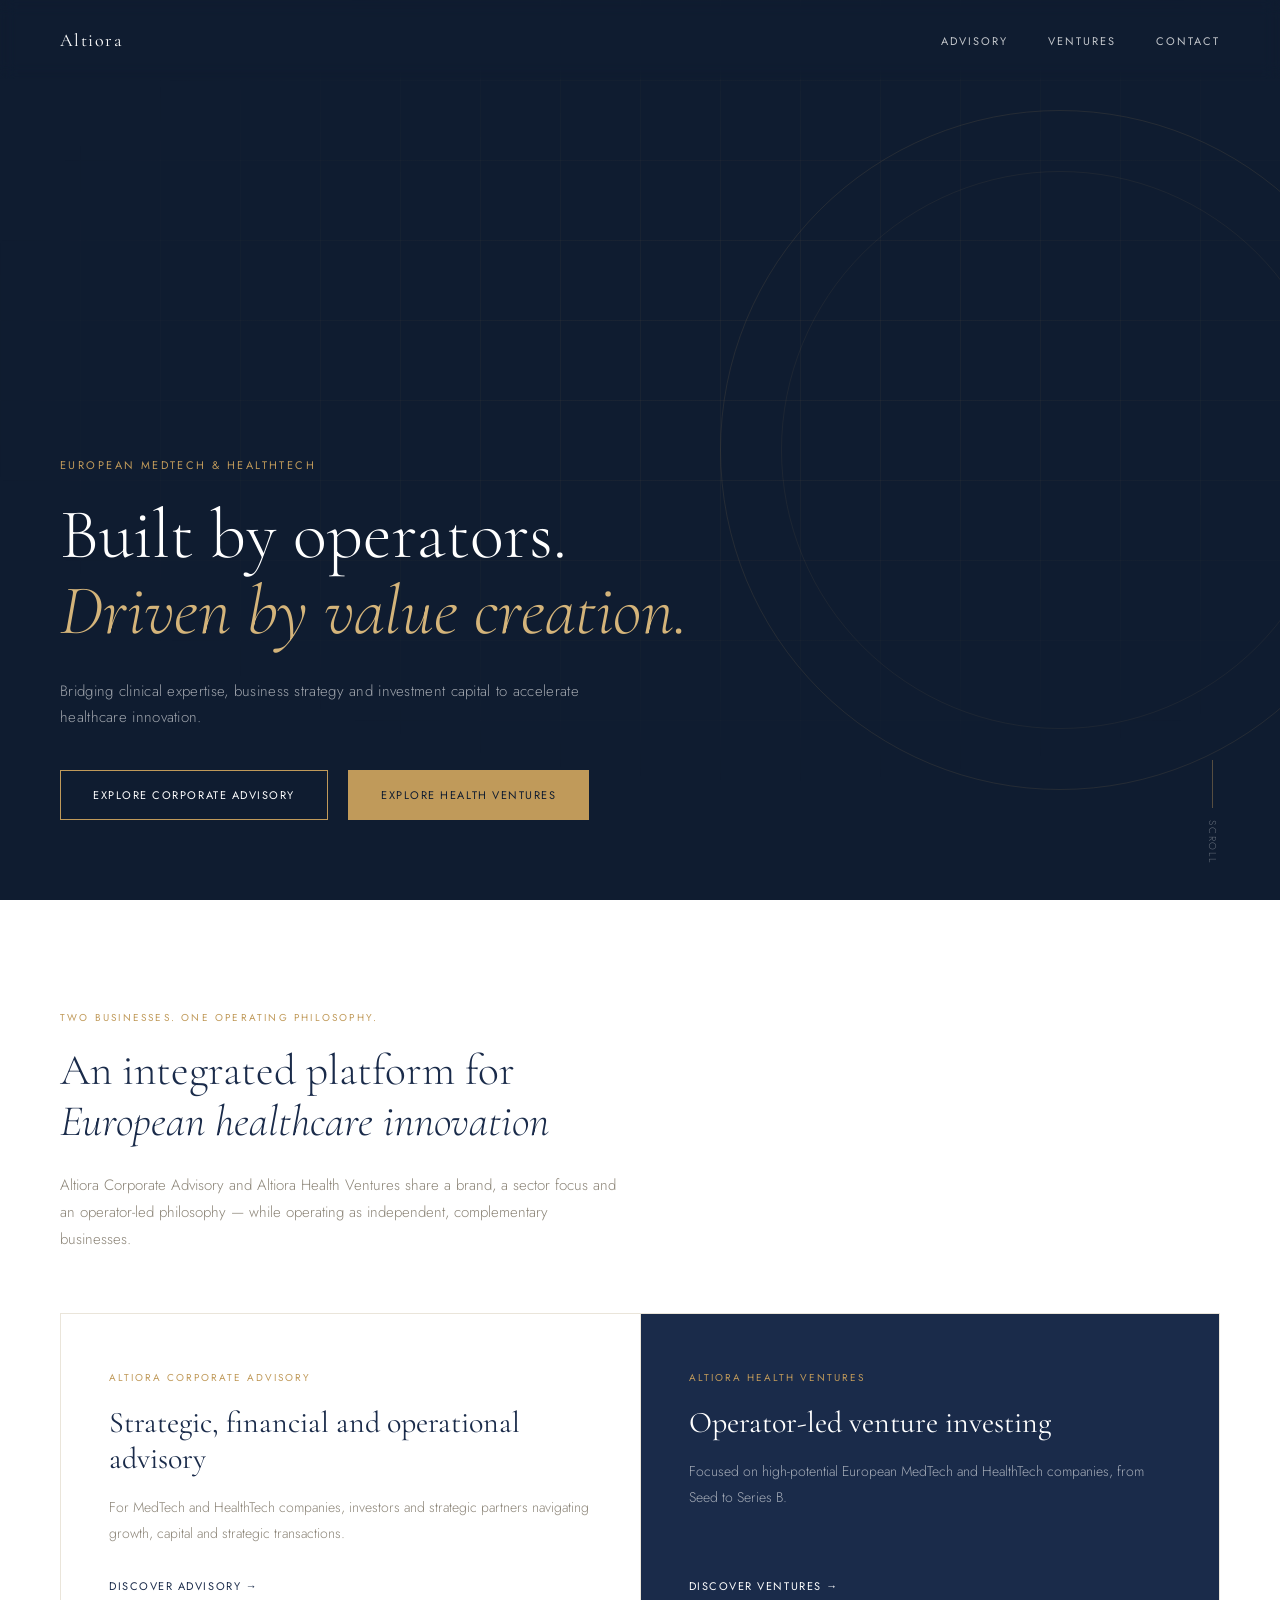
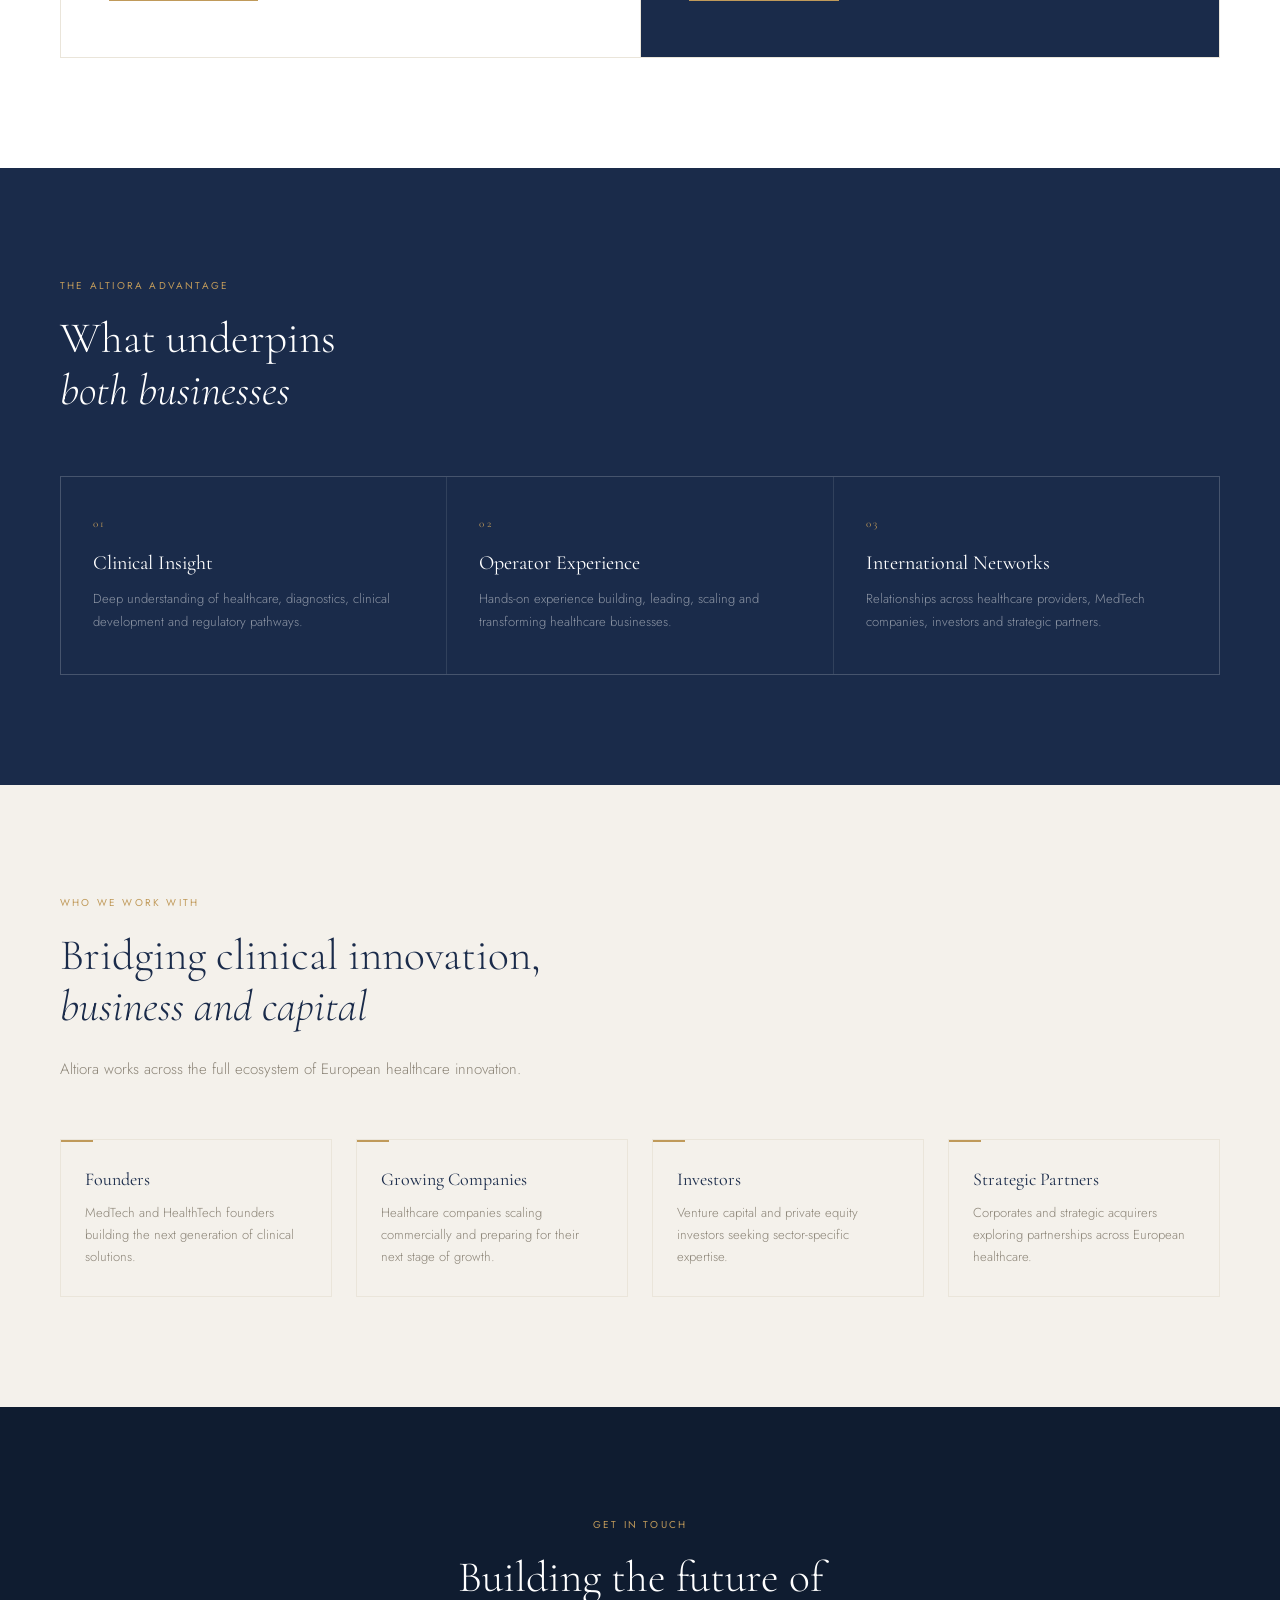
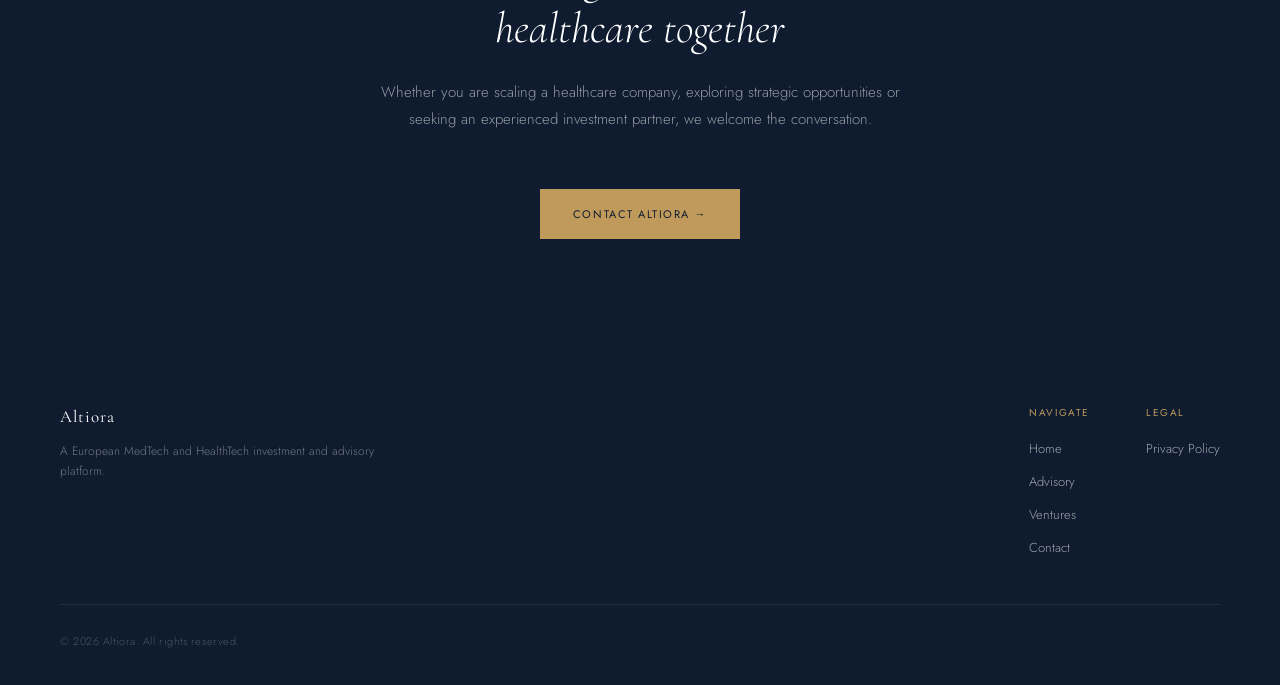
<file: index.html>
<!DOCTYPE html>
<html lang="en">
<head>
<meta charset="UTF-8">
<meta name="viewport" content="width=device-width, initial-scale=1.0">
<title>Altiora — European MedTech &amp; HealthTech Investment and Advisory</title>
<meta name="description" content="Altiora is a European MedTech and HealthTech platform combining Corporate Advisory and operator-led Health Ventures investing. Built by operators, driven by value creation.">
<meta property="og:title" content="Altiora — Built by Operators. Driven by Value Creation.">
<meta property="og:description" content="Bridging clinical expertise, business strategy and investment capital to accelerate European healthcare innovation.">
<meta property="og:type" content="website">
<meta property="og:url" content="https://altiora-health.com/">
<link rel="preconnect" href="https://fonts.googleapis.com">
<link rel="preconnect" href="https://fonts.gstatic.com" crossorigin>
<link href="https://fonts.googleapis.com/css2?family=Cormorant+Garamond:ital,wght@0,300;0,400;0,500;1,300;1,400&family=Jost:wght@300;400;500&display=swap" rel="stylesheet">
<link rel="stylesheet" href="/assets/style.css">
</head>
<body>

<!-- NAV -->
<nav id="nav" class="transparent-top">
  <a href="/" class="nav-logo">Altiora</a>
  <button class="nav-toggle" id="navToggle" aria-label="Toggle menu" aria-expanded="false">
    <span></span><span></span><span></span>
  </button>
  <ul class="nav-links" id="navLinks">
    <li><a href="/advisory/" >Advisory</a></li>
    <li><a href="/ventures/">Ventures</a></li>
    <li><a href="/contact/">Contact</a></li>
  </ul>
</nav>

<!-- HERO -->
<section id="hero" class="full">
  <div class="hero-bg-grid"></div>
  <div class="hero-circle"></div>

  <p class="hero-eyebrow">European MedTech &amp; HealthTech</p>
  <h1 class="hero-title">Built by operators.<br><em>Driven by value creation.</em></h1>
  <p class="hero-subtitle">Bridging clinical expertise, business strategy and investment capital to accelerate healthcare innovation.</p>

  <div class="btn-group fade-up">
    <a href="/advisory/" class="btn btn-outline">Explore Corporate Advisory</a>
    <a href="/ventures/" class="btn btn-filled">Explore Health Ventures</a>
  </div>

  <div class="hero-scroll">Scroll</div>
</section>

<!-- TWO BUSINESSES -->
<section id="businesses">
  <p class="section-eyebrow fade-up">Two Businesses. One Operating Philosophy.</p>
  <h2 class="section-title fade-up">An integrated platform for<br><em>European healthcare innovation</em></h2>
  <p class="section-lead fade-up">Altiora Corporate Advisory and Altiora Health Ventures share a brand, a sector focus and an operator-led philosophy — while operating as independent, complementary businesses.</p>

  <div class="business-split">
    <div class="business-card fade-up">
      <div class="business-tag">Altiora Corporate Advisory</div>
      <h3 class="business-title">Strategic, financial and operational advisory</h3>
      <p class="business-body">For MedTech and HealthTech companies, investors and strategic partners navigating growth, capital and strategic transactions.</p>
      <a href="/advisory/" class="business-link">Discover Advisory →</a>
    </div>
    <div class="business-card dark fade-up">
      <div class="business-tag">Altiora Health Ventures</div>
      <h3 class="business-title">Operator-led venture investing</h3>
      <p class="business-body">Focused on high-potential European MedTech and HealthTech companies, from Seed to Series B.</p>
      <a href="/ventures/" class="business-link">Discover Ventures →</a>
    </div>
  </div>
</section>

<!-- THE ALTIORA ADVANTAGE -->
<section id="advantage" class="section-navy">
  <p class="section-eyebrow fade-up">The Altiora Advantage</p>
  <h2 class="section-title fade-up">What underpins<br><em>both businesses</em></h2>

  <div class="pillars-grid">
    <div class="pillar fade-up">
      <div class="pillar-num">01</div>
      <div class="pillar-title">Clinical Insight</div>
      <div class="pillar-body">Deep understanding of healthcare, diagnostics, clinical development and regulatory pathways.</div>
    </div>
    <div class="pillar fade-up">
      <div class="pillar-num">02</div>
      <div class="pillar-title">Operator Experience</div>
      <div class="pillar-body">Hands-on experience building, leading, scaling and transforming healthcare businesses.</div>
    </div>
    <div class="pillar fade-up">
      <div class="pillar-num">03</div>
      <div class="pillar-title">International Networks</div>
      <div class="pillar-body">Relationships across healthcare providers, MedTech companies, investors and strategic partners.</div>
    </div>
  </div>
</section>

<!-- WHO WE WORK WITH -->
<section id="who" class="section-alt">
  <p class="section-eyebrow fade-up">Who We Work With</p>
  <h2 class="section-title fade-up">Bridging clinical innovation,<br><em>business and capital</em></h2>
  <p class="section-lead fade-up">Altiora works across the full ecosystem of European healthcare innovation.</p>

  <div class="cards-grid cols-4">
    <div class="card-item fade-up">
      <div class="card-title">Founders</div>
      <div class="card-body">MedTech and HealthTech founders building the next generation of clinical solutions.</div>
    </div>
    <div class="card-item fade-up">
      <div class="card-title">Growing Companies</div>
      <div class="card-body">Healthcare companies scaling commercially and preparing for their next stage of growth.</div>
    </div>
    <div class="card-item fade-up">
      <div class="card-title">Investors</div>
      <div class="card-body">Venture capital and private equity investors seeking sector-specific expertise.</div>
    </div>
    <div class="card-item fade-up">
      <div class="card-title">Strategic Partners</div>
      <div class="card-body">Corporates and strategic acquirers exploring partnerships across European healthcare.</div>
    </div>
  </div>
</section>

<!-- CLOSING CTA -->
<section id="cta" class="section-navy-deep section-head-center">
  <p class="section-eyebrow fade-up">Get in Touch</p>
  <h2 class="section-title fade-up">Building the future of<br><em>healthcare together</em></h2>
  <p class="section-lead fade-up">Whether you are scaling a healthcare company, exploring strategic opportunities or seeking an experienced investment partner, we welcome the conversation.</p>
  <div class="fade-up" style="display:flex; justify-content:center;">
    <a href="/contact/" class="btn btn-filled">Contact Altiora →</a>
  </div>
</section>

<!-- FOOTER -->
<footer>
  <div class="footer-top">
    <div class="footer-brand">
      <a href="/" class="footer-logo">Altiora</a>
      <p class="footer-tagline">A European MedTech and HealthTech investment and advisory platform.</p>
    </div>
    <div class="footer-links">
      <div class="footer-col">
        <h4>Navigate</h4>
        <ul>
          <li><a href="/">Home</a></li>
          <li><a href="/advisory/">Advisory</a></li>
          <li><a href="/ventures/">Ventures</a></li>
          <li><a href="/contact/">Contact</a></li>
        </ul>
      </div>
      <div class="footer-col">
        <h4>Legal</h4>
        <ul>
          <li><a href="/contact/#privacy">Privacy Policy</a></li>
        </ul>
      </div>
    </div>
  </div>
  <div class="footer-bottom">
    <div class="footer-copy">© 2026 Altiora. All rights reserved.</div>
  </div>
</footer>

<script src="/assets/main.js"></script>
</body>
</html>
</file>
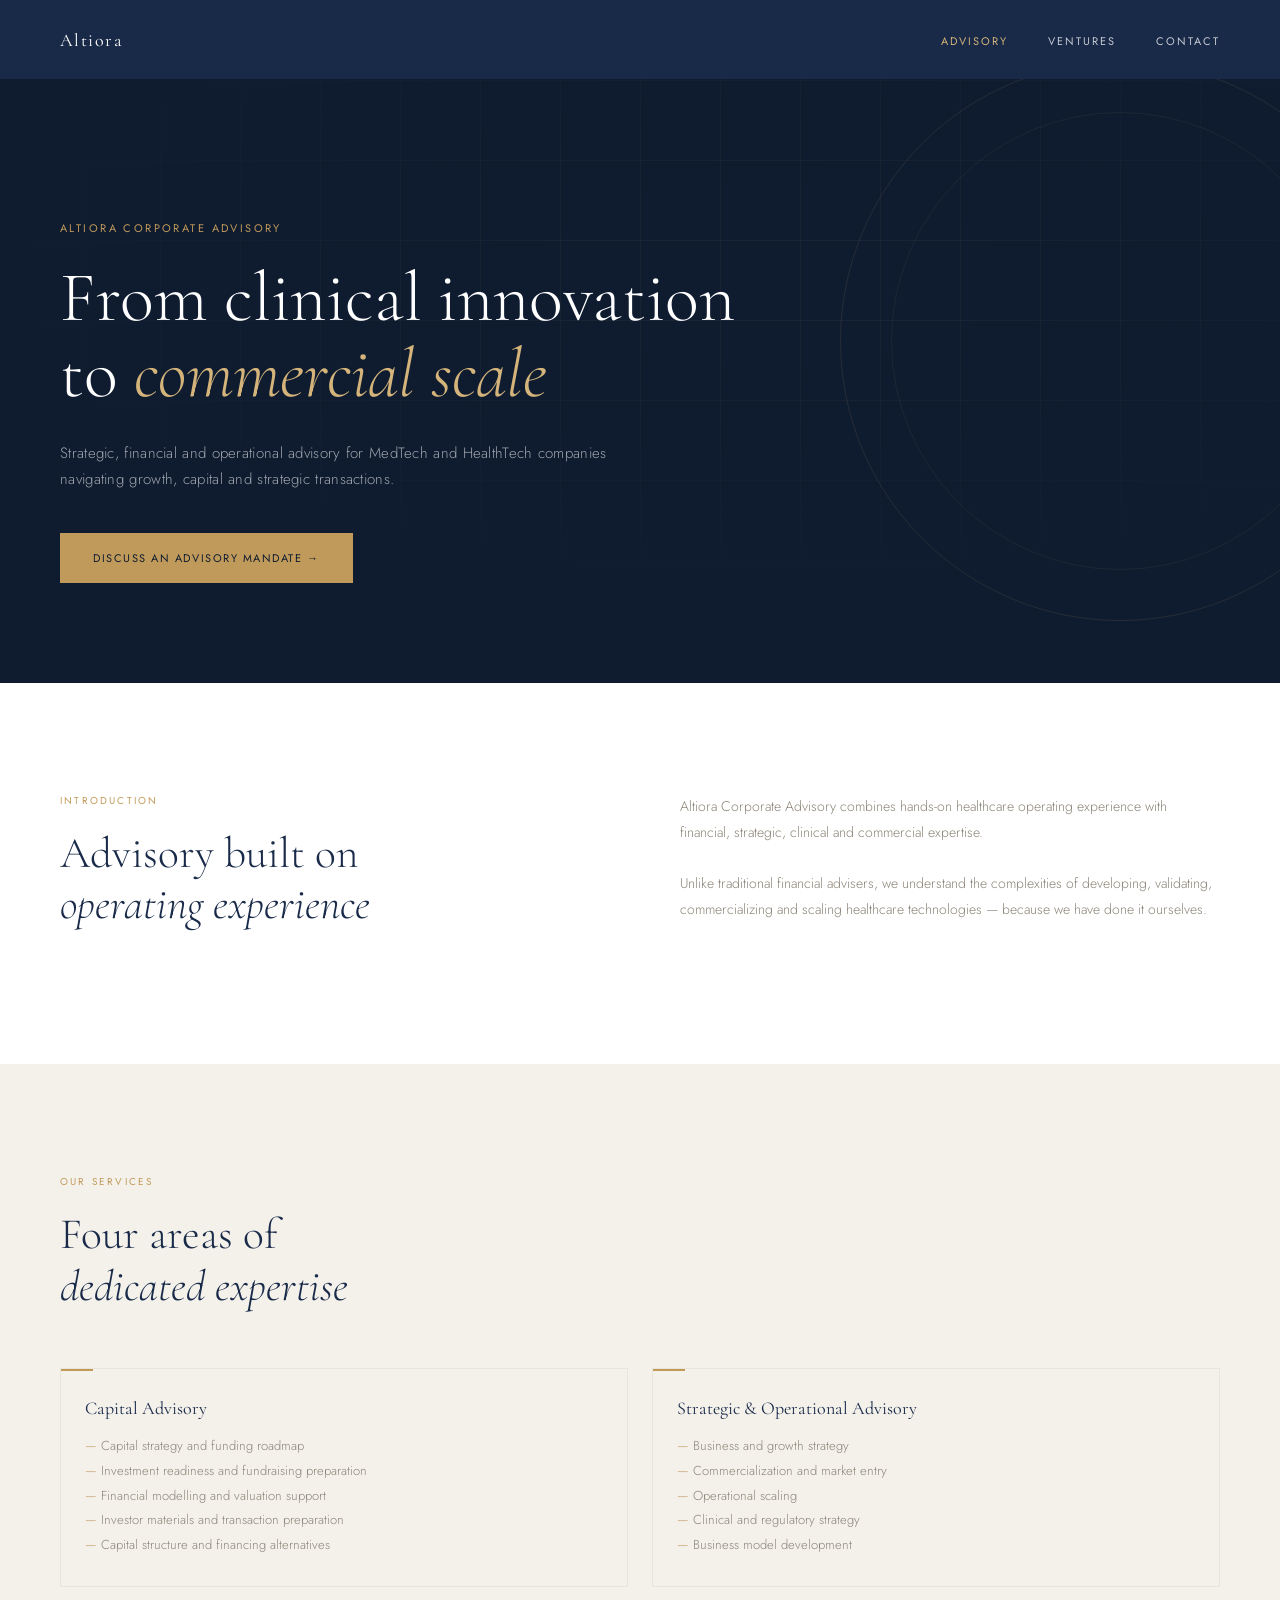
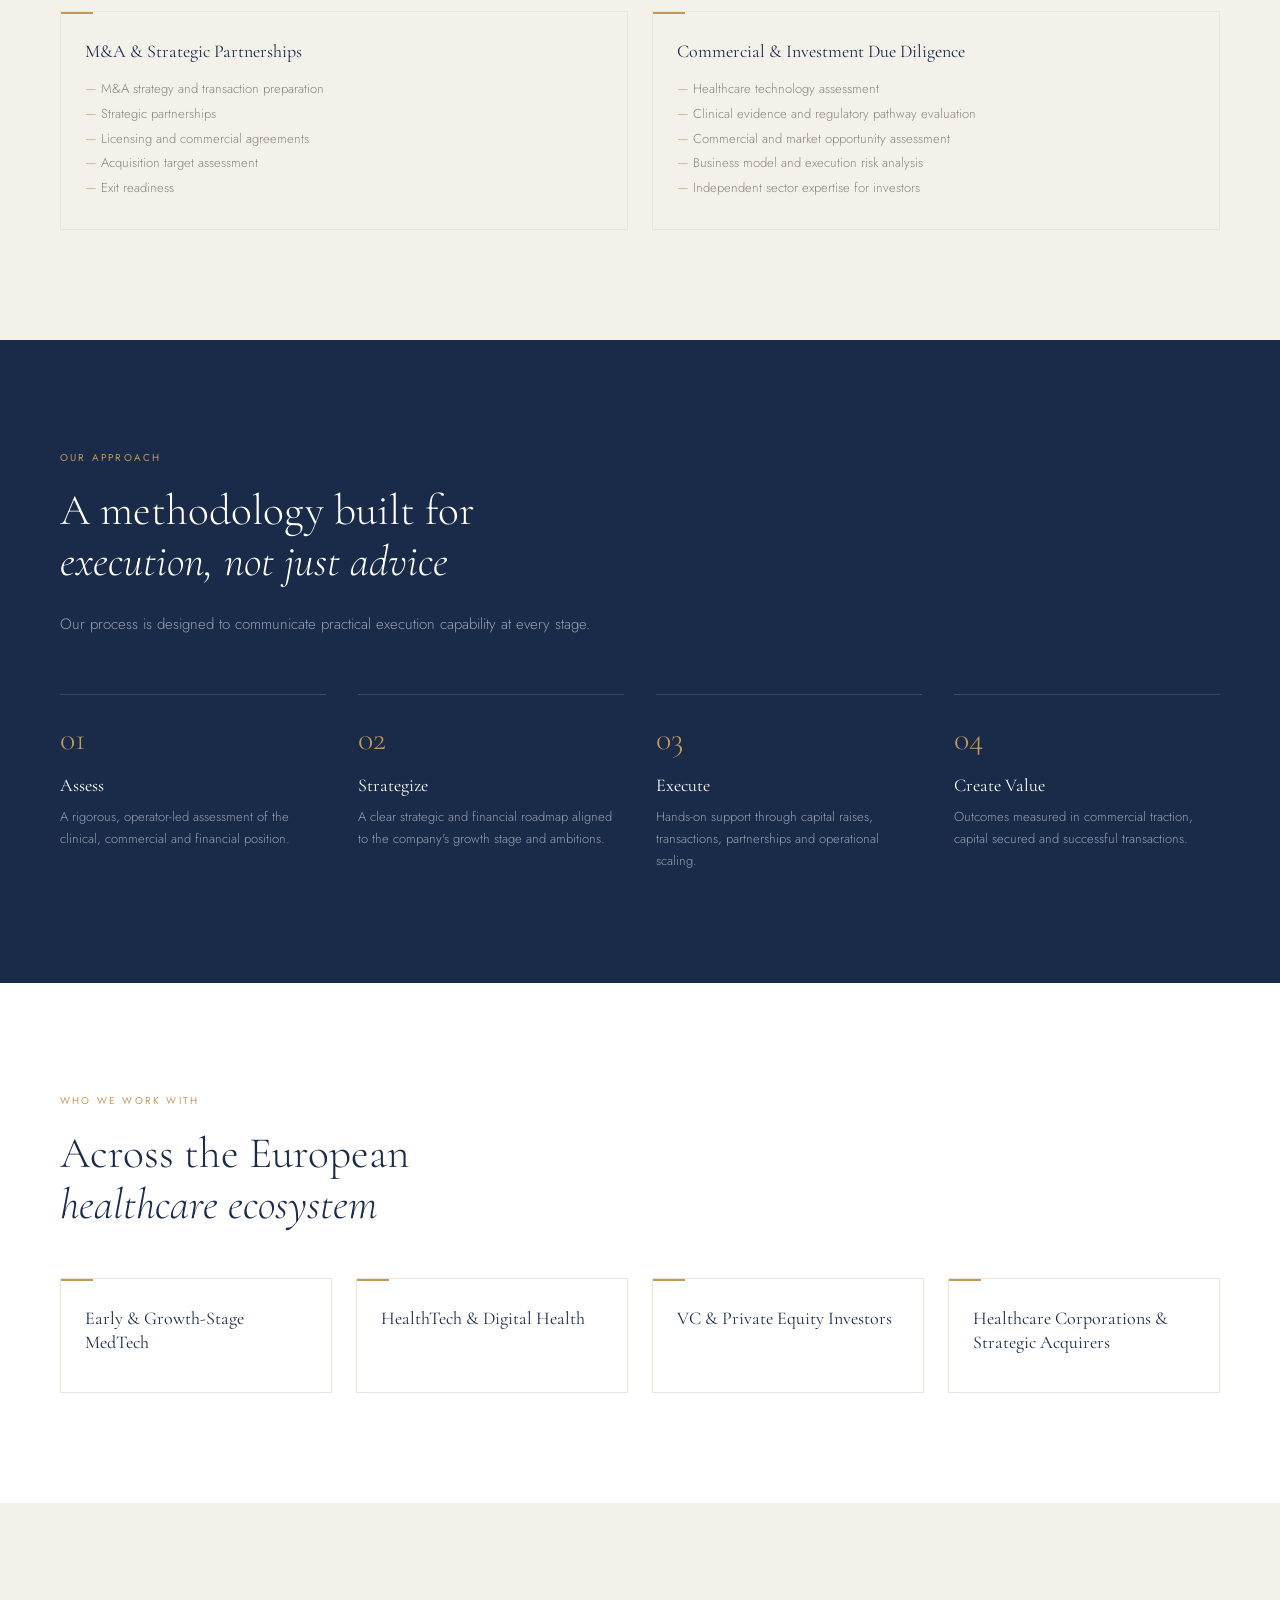
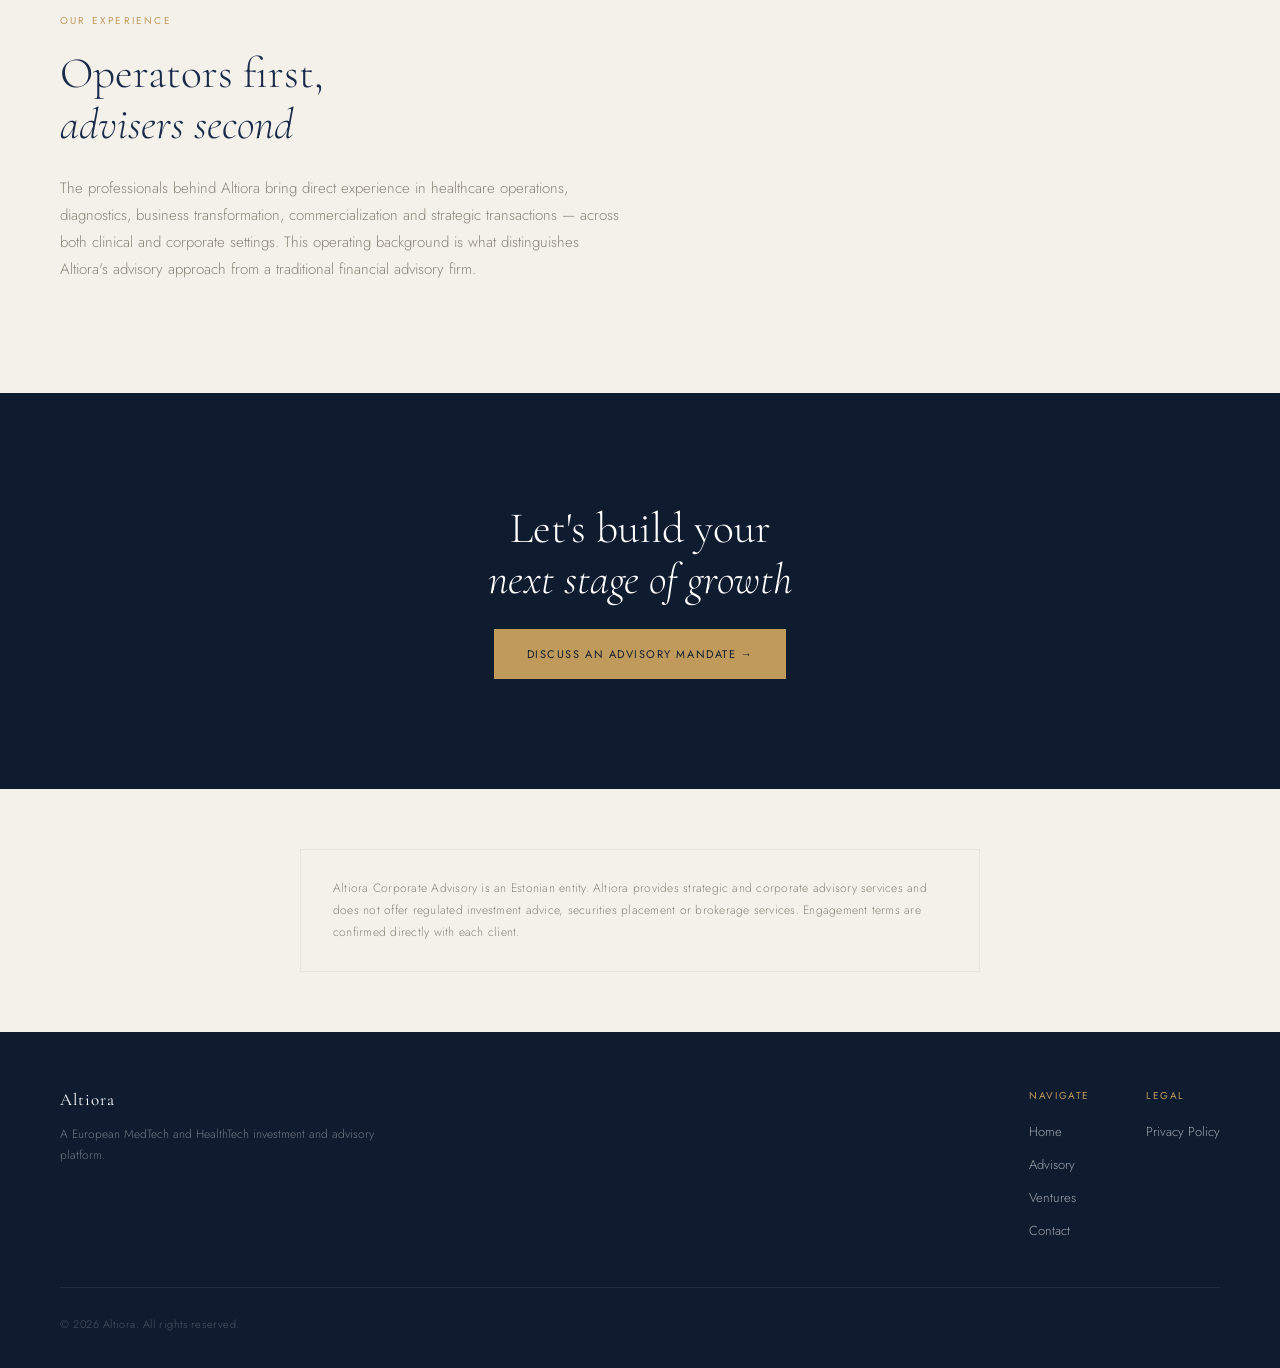
<file: advisory/index.html>
<!DOCTYPE html>
<html lang="en">
<head>
<meta charset="UTF-8">
<meta name="viewport" content="width=device-width, initial-scale=1.0">
<title>Altiora Corporate Advisory — Strategic &amp; Financial Advisory for MedTech</title>
<meta name="description" content="Altiora Corporate Advisory provides strategic, financial and operational advisory to MedTech and HealthTech companies, investors and strategic partners across Europe.">
<meta property="og:title" content="Altiora Corporate Advisory — From Clinical Innovation to Commercial Scale">
<meta property="og:description" content="Strategic, financial and operational advisory for MedTech and HealthTech companies navigating growth, capital and strategic transactions.">
<meta property="og:type" content="website">
<meta property="og:url" content="https://altiora-health.com/advisory/">
<link rel="preconnect" href="https://fonts.googleapis.com">
<link rel="preconnect" href="https://fonts.gstatic.com" crossorigin>
<link href="https://fonts.googleapis.com/css2?family=Cormorant+Garamond:ital,wght@0,300;0,400;0,500;1,300;1,400&family=Jost:wght@300;400;500&display=swap" rel="stylesheet">
<link rel="stylesheet" href="/assets/style.css">
</head>
<body>

<!-- NAV -->
<nav id="nav">
  <a href="/" class="nav-logo">Altiora</a>
  <button class="nav-toggle" id="navToggle" aria-label="Toggle menu" aria-expanded="false">
    <span></span><span></span><span></span>
  </button>
  <ul class="nav-links" id="navLinks">
    <li><a href="/advisory/" class="active">Advisory</a></li>
    <li><a href="/ventures/">Ventures</a></li>
    <li><a href="/contact/">Contact</a></li>
  </ul>
</nav>

<!-- HERO -->
<section class="page-hero">
  <div class="hero-bg-grid"></div>
  <div class="hero-circle"></div>

  <p class="hero-eyebrow">Altiora Corporate Advisory</p>
  <h1 class="hero-title">From clinical innovation<br>to <em>commercial scale</em></h1>
  <p class="hero-subtitle">Strategic, financial and operational advisory for MedTech and HealthTech companies navigating growth, capital and strategic transactions.</p>

  <div class="btn-group fade-up">
    <a href="/contact/?type=advisory" class="btn btn-filled">Discuss an Advisory Mandate →</a>
  </div>
</section>

<!-- INTRO -->
<section id="intro">
  <div class="two-col">
    <div>
      <p class="section-eyebrow fade-up">Introduction</p>
      <h2 class="section-title fade-up">Advisory built on<br><em>operating experience</em></h2>
    </div>
    <div class="fade-up">
      <p style="font-size:14px; font-weight:300; line-height:1.9; color:var(--stone); margin-bottom:24px;">Altiora Corporate Advisory combines hands-on healthcare operating experience with financial, strategic, clinical and commercial expertise.</p>
      <p style="font-size:14px; font-weight:300; line-height:1.9; color:var(--stone);">Unlike traditional financial advisers, we understand the complexities of developing, validating, commercializing and scaling healthcare technologies — because we have done it ourselves.</p>
    </div>
  </div>
</section>

<!-- SERVICES -->
<section id="services" class="section-alt">
  <p class="section-eyebrow fade-up">Our Services</p>
  <h2 class="section-title fade-up">Four areas of<br><em>dedicated expertise</em></h2>

  <div class="cards-grid cols-2" style="margin-top:56px;">
    <div class="card-item fade-up">
      <div class="card-title">Capital Advisory</div>
      <ul class="card-list">
        <li>Capital strategy and funding roadmap</li>
        <li>Investment readiness and fundraising preparation</li>
        <li>Financial modelling and valuation support</li>
        <li>Investor materials and transaction preparation</li>
        <li>Capital structure and financing alternatives</li>
      </ul>
    </div>
    <div class="card-item fade-up">
      <div class="card-title">Strategic &amp; Operational Advisory</div>
      <ul class="card-list">
        <li>Business and growth strategy</li>
        <li>Commercialization and market entry</li>
        <li>Operational scaling</li>
        <li>Clinical and regulatory strategy</li>
        <li>Business model development</li>
      </ul>
    </div>
    <div class="card-item fade-up">
      <div class="card-title">M&amp;A &amp; Strategic Partnerships</div>
      <ul class="card-list">
        <li>M&amp;A strategy and transaction preparation</li>
        <li>Strategic partnerships</li>
        <li>Licensing and commercial agreements</li>
        <li>Acquisition target assessment</li>
        <li>Exit readiness</li>
      </ul>
    </div>
    <div class="card-item fade-up">
      <div class="card-title">Commercial &amp; Investment Due Diligence</div>
      <ul class="card-list">
        <li>Healthcare technology assessment</li>
        <li>Clinical evidence and regulatory pathway evaluation</li>
        <li>Commercial and market opportunity assessment</li>
        <li>Business model and execution risk analysis</li>
        <li>Independent sector expertise for investors</li>
      </ul>
    </div>
  </div>
</section>

<!-- APPROACH -->
<section id="approach" class="section-navy">
  <p class="section-eyebrow fade-up">Our Approach</p>
  <h2 class="section-title fade-up">A methodology built for<br><em>execution, not just advice</em></h2>
  <p class="section-lead fade-up">Our process is designed to communicate practical execution capability at every stage.</p>

  <div class="process-grid">
    <div class="process-step fade-up" style="border-color:rgba(255,255,255,0.15);">
      <span class="process-num">01</span>
      <div class="process-title" style="color:var(--white);">Assess</div>
      <div class="process-body" style="color:rgba(255,255,255,0.55);">A rigorous, operator-led assessment of the clinical, commercial and financial position.</div>
    </div>
    <div class="process-step fade-up" style="border-color:rgba(255,255,255,0.15);">
      <span class="process-num">02</span>
      <div class="process-title" style="color:var(--white);">Strategize</div>
      <div class="process-body" style="color:rgba(255,255,255,0.55);">A clear strategic and financial roadmap aligned to the company's growth stage and ambitions.</div>
    </div>
    <div class="process-step fade-up" style="border-color:rgba(255,255,255,0.15);">
      <span class="process-num">03</span>
      <div class="process-title" style="color:var(--white);">Execute</div>
      <div class="process-body" style="color:rgba(255,255,255,0.55);">Hands-on support through capital raises, transactions, partnerships and operational scaling.</div>
    </div>
    <div class="process-step fade-up" style="border-color:rgba(255,255,255,0.15);">
      <span class="process-num">04</span>
      <div class="process-title" style="color:var(--white);">Create Value</div>
      <div class="process-body" style="color:rgba(255,255,255,0.55);">Outcomes measured in commercial traction, capital secured and successful transactions.</div>
    </div>
  </div>
</section>

<!-- WHO WE WORK WITH -->
<section id="who">
  <p class="section-eyebrow fade-up">Who We Work With</p>
  <h2 class="section-title fade-up">Across the European<br><em>healthcare ecosystem</em></h2>

  <div class="cards-grid cols-4">
    <div class="card-item fade-up">
      <div class="card-title">Early &amp; Growth-Stage MedTech</div>
    </div>
    <div class="card-item fade-up">
      <div class="card-title">HealthTech &amp; Digital Health</div>
    </div>
    <div class="card-item fade-up">
      <div class="card-title">VC &amp; Private Equity Investors</div>
    </div>
    <div class="card-item fade-up">
      <div class="card-title">Healthcare Corporations &amp; Strategic Acquirers</div>
    </div>
  </div>
</section>

<!-- EXPERIENCE -->
<section id="experience" class="section-alt">
  <p class="section-eyebrow fade-up">Our Experience</p>
  <h2 class="section-title fade-up">Operators first,<br><em>advisers second</em></h2>
  <p class="section-lead fade-up" style="margin-bottom:0;">The professionals behind Altiora bring direct experience in healthcare operations, diagnostics, business transformation, commercialization and strategic transactions — across both clinical and corporate settings. This operating background is what distinguishes Altiora's advisory approach from a traditional financial advisory firm.</p>
</section>

<!-- CLOSING CTA -->
<section id="cta" class="section-navy-deep section-head-center">
  <h2 class="section-title fade-up">Let's build your<br><em>next stage of growth</em></h2>
  <div class="fade-up" style="display:flex; justify-content:center; margin-top:8px;">
    <a href="/contact/?type=advisory" class="btn btn-filled">Discuss an Advisory Mandate →</a>
  </div>
</section>

<!-- LEGAL NOTICE -->
<section class="section-alt" style="padding-top:60px; padding-bottom:60px;">
  <div class="notice-box on-light fade-up" style="margin:0 auto;">
    <p>Altiora Corporate Advisory is an Estonian entity. Altiora provides strategic and corporate advisory services and does not offer regulated investment advice, securities placement or brokerage services. Engagement terms are confirmed directly with each client.</p>
  </div>
</section>

<!-- FOOTER -->
<footer>
  <div class="footer-top">
    <div class="footer-brand">
      <a href="/" class="footer-logo">Altiora</a>
      <p class="footer-tagline">A European MedTech and HealthTech investment and advisory platform.</p>
    </div>
    <div class="footer-links">
      <div class="footer-col">
        <h4>Navigate</h4>
        <ul>
          <li><a href="/">Home</a></li>
          <li><a href="/advisory/">Advisory</a></li>
          <li><a href="/ventures/">Ventures</a></li>
          <li><a href="/contact/">Contact</a></li>
        </ul>
      </div>
      <div class="footer-col">
        <h4>Legal</h4>
        <ul>
          <li><a href="/contact/#privacy">Privacy Policy</a></li>
        </ul>
      </div>
    </div>
  </div>
  <div class="footer-bottom">
    <div class="footer-copy">© 2026 Altiora. All rights reserved.</div>
  </div>
</footer>

<script src="/assets/main.js"></script>
</body>
</html>
</file>
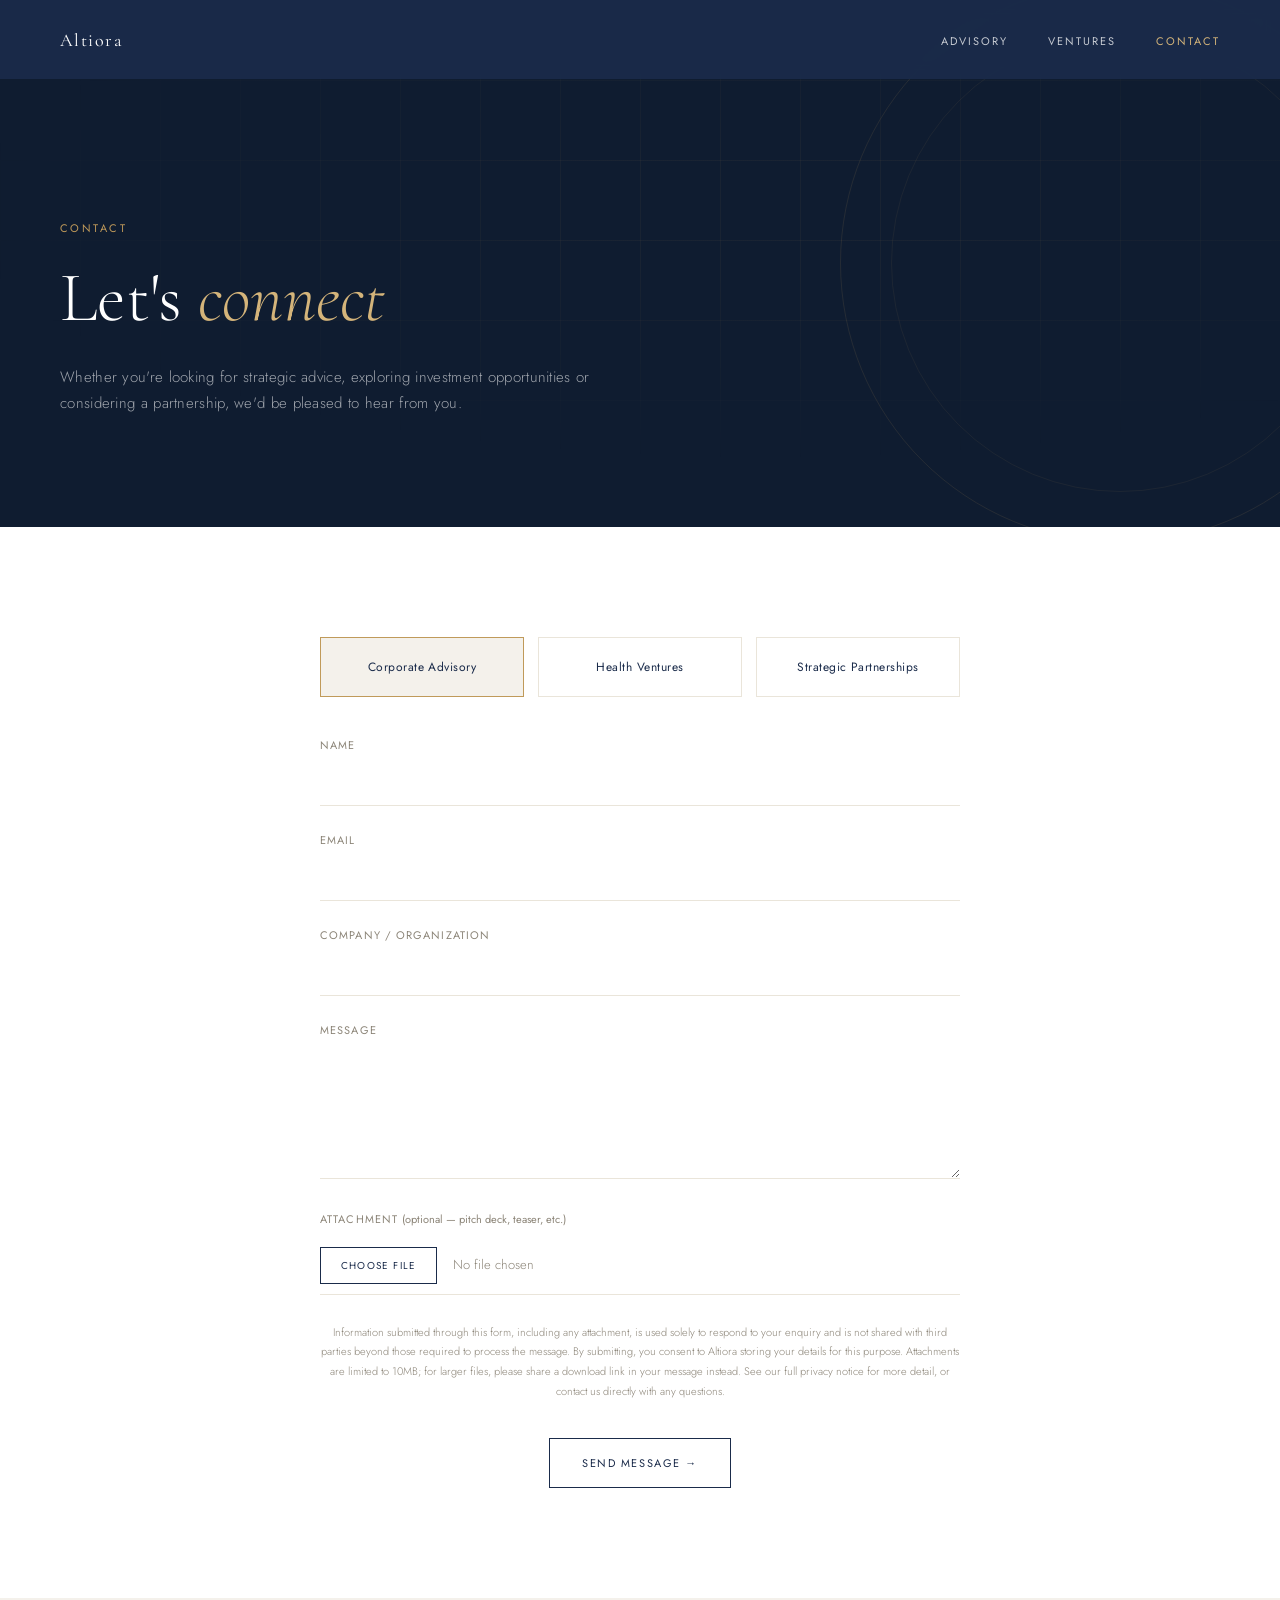
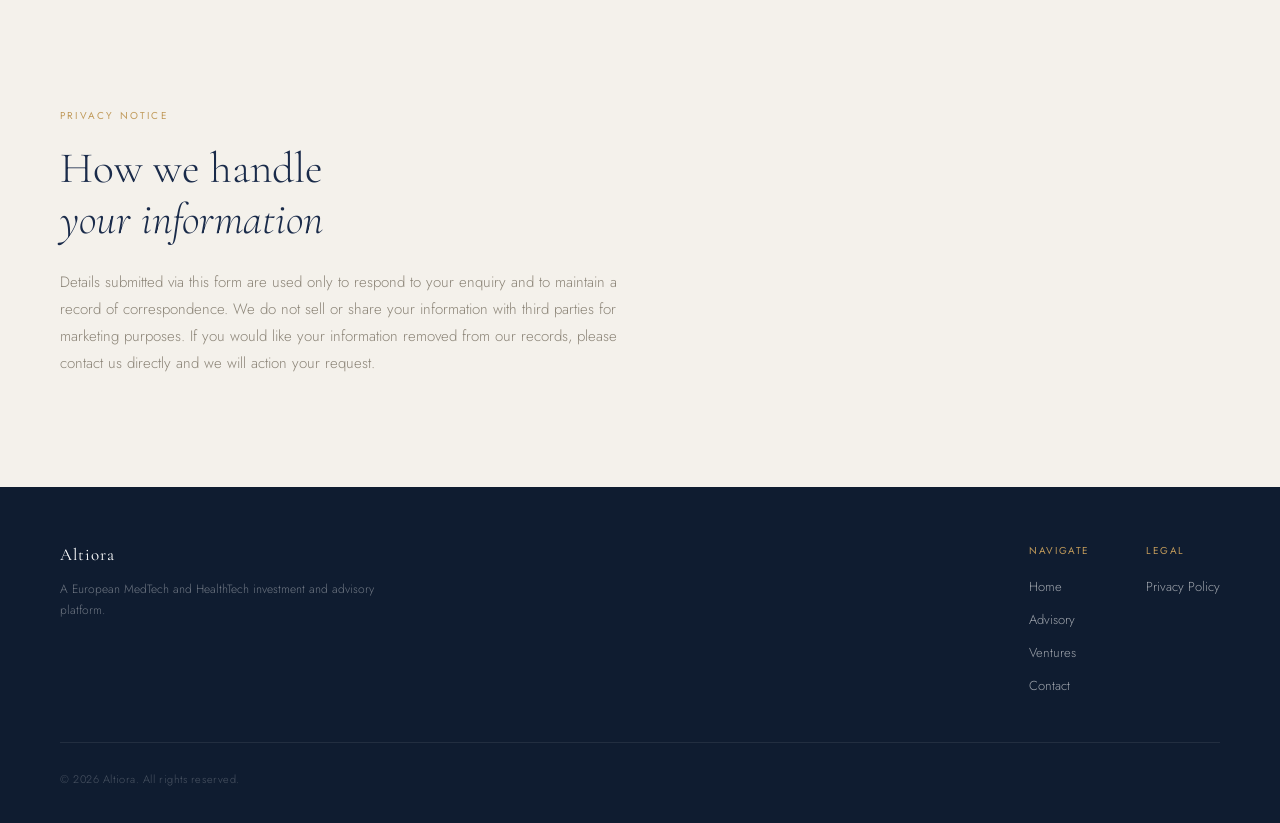
<file: contact/index.html>
<!DOCTYPE html>
<html lang="en">
<head>
<meta charset="UTF-8">
<meta name="viewport" content="width=device-width, initial-scale=1.0">
<title>Contact Altiora — Advisory, Ventures &amp; Strategic Partnerships</title>
<meta name="description" content="Get in touch with Altiora for Corporate Advisory, Health Ventures or strategic partnership enquiries.">
<meta property="og:title" content="Contact Altiora">
<meta property="og:description" content="Whether you're looking for strategic advice, exploring investment opportunities or considering a partnership, we'd be pleased to hear from you.">
<meta property="og:type" content="website">
<meta property="og:url" content="https://altiora-health.com/contact/">
<link rel="preconnect" href="https://fonts.googleapis.com">
<link rel="preconnect" href="https://fonts.gstatic.com" crossorigin>
<link href="https://fonts.googleapis.com/css2?family=Cormorant+Garamond:ital,wght@0,300;0,400;0,500;1,300;1,400&family=Jost:wght@300;400;500&display=swap" rel="stylesheet">
<link rel="stylesheet" href="/assets/style.css">
</head>
<body>

<!-- NAV -->
<nav id="nav">
  <a href="/" class="nav-logo">Altiora</a>
  <button class="nav-toggle" id="navToggle" aria-label="Toggle menu" aria-expanded="false">
    <span></span><span></span><span></span>
  </button>
  <ul class="nav-links" id="navLinks">
    <li><a href="/advisory/">Advisory</a></li>
    <li><a href="/ventures/">Ventures</a></li>
    <li><a href="/contact/" class="active">Contact</a></li>
  </ul>
</nav>

<!-- HERO -->
<section class="page-hero" style="padding-bottom:70px;">
  <div class="hero-bg-grid"></div>
  <div class="hero-circle"></div>

  <p class="hero-eyebrow">Contact</p>
  <h1 class="hero-title">Let's <em>connect</em></h1>
  <p class="hero-subtitle">Whether you're looking for strategic advice, exploring investment opportunities or considering a partnership, we'd be pleased to hear from you.</p>
</section>

<!-- FORM -->
<section id="form-section" class="section-head-center">
  <div class="form-wrap">

    <form id="contactForm" action="https://formsubmit.co/tommi@copperstream.capital" method="POST" enctype="multipart/form-data" novalidate>

      <!-- FormSubmit configuration -->
      <input type="hidden" name="_subject" value="New enquiry via altiora-health.com">
      <input type="hidden" name="_template" value="table">
      <input type="hidden" name="_captcha" value="true">
      <input type="hidden" name="_next" value="https://altiora-health.com/contact/?sent=1">

      <!-- Honeypot spam trap -->
      <div class="form-honeypot" aria-hidden="true">
        <label for="company_website">Leave this field empty</label>
        <input type="text" id="company_website" name="_honey" tabindex="-1" autocomplete="off">
      </div>

      <div class="enquiry-types fade-up" role="radiogroup" aria-label="Enquiry type">
        <div class="enquiry-option">
          <input type="radio" id="type-advisory" name="Enquiry Type" value="Corporate Advisory" checked>
          <label for="type-advisory">Corporate Advisory</label>
        </div>
        <div class="enquiry-option">
          <input type="radio" id="type-ventures" name="Enquiry Type" value="Health Ventures">
          <label for="type-ventures">Health Ventures</label>
        </div>
        <div class="enquiry-option">
          <input type="radio" id="type-partnership" name="Enquiry Type" value="Strategic Partnerships">
          <label for="type-partnership">Strategic Partnerships</label>
        </div>
      </div>

      <div class="form-row fade-up" data-field="name">
        <label for="name">Name</label>
        <input type="text" id="name" name="Name" autocomplete="name" required>
        <p class="form-error">Please enter your name.</p>
      </div>

      <div class="form-row fade-up" data-field="email">
        <label for="email">Email</label>
        <input type="email" id="email" name="Email" autocomplete="email" required>
        <p class="form-error">Please enter a valid email address.</p>
      </div>

      <div class="form-row fade-up" data-field="company">
        <label for="company">Company / Organization</label>
        <input type="text" id="company" name="Company" autocomplete="organization">
      </div>

      <div class="form-row fade-up" data-field="message">
        <label for="message">Message</label>
        <textarea id="message" name="Message" rows="5" required></textarea>
        <p class="form-error">Please enter a message.</p>
      </div>

      <div class="form-row fade-up" data-field="attachment">
        <label for="attachment">Attachment <span style="text-transform:none; letter-spacing:0; color:var(--stone);">(optional — pitch deck, teaser, etc.)</span></label>
        <input type="file" id="attachment" name="attachment" accept=".pdf,.ppt,.pptx,.doc,.docx,.key">
        <p class="form-error" id="attachmentError">File is too large — please keep attachments under 10MB in total, or share a download link in your message instead.</p>
      </div>

      <p class="form-privacy fade-up">
        Information submitted through this form, including any attachment, is used solely to respond to your enquiry and is not shared with third parties beyond those required to process the message. By submitting, you consent to Altiora storing your details for this purpose. Attachments are limited to 10MB; for larger files, please share a download link in your message instead. See our full privacy notice for more detail, or contact us directly with any questions.
      </p>

      <div class="fade-up">
        <button type="submit" class="btn btn-dark" id="submitBtn">Send Message →</button>
      </div>

      <div class="form-status" id="formStatus" role="status" aria-live="polite"></div>

    </form>
  </div>
</section>

<!-- PRIVACY NOTICE -->
<section id="privacy" class="section-alt">
  <p class="section-eyebrow fade-up">Privacy Notice</p>
  <h2 class="section-title fade-up">How we handle<br><em>your information</em></h2>
  <p class="section-lead fade-up" style="margin-bottom:0;">Details submitted via this form are used only to respond to your enquiry and to maintain a record of correspondence. We do not sell or share your information with third parties for marketing purposes. If you would like your information removed from our records, please contact us directly and we will action your request.</p>
</section>

<!-- FOOTER -->
<footer>
  <div class="footer-top">
    <div class="footer-brand">
      <a href="/" class="footer-logo">Altiora</a>
      <p class="footer-tagline">A European MedTech and HealthTech investment and advisory platform.</p>
    </div>
    <div class="footer-links">
      <div class="footer-col">
        <h4>Navigate</h4>
        <ul>
          <li><a href="/">Home</a></li>
          <li><a href="/advisory/">Advisory</a></li>
          <li><a href="/ventures/">Ventures</a></li>
          <li><a href="/contact/">Contact</a></li>
        </ul>
      </div>
      <div class="footer-col">
        <h4>Legal</h4>
        <ul>
          <li><a href="/contact/#privacy">Privacy Policy</a></li>
        </ul>
      </div>
    </div>
  </div>
  <div class="footer-bottom">
    <div class="footer-copy">© 2026 Altiora. All rights reserved.</div>
  </div>
</footer>

<script src="/assets/main.js"></script>
<script>
  // Pre-select enquiry type from ?type= query param (advisory | ventures | partnership)
  (function () {
    const params = new URLSearchParams(window.location.search);
    const type = params.get('type');
    const map = { advisory: 'type-advisory', ventures: 'type-ventures', partnership: 'type-partnership' };
    if (type && map[type]) {
      const el = document.getElementById(map[type]);
      if (el) el.checked = true;
    }
    if (params.get('sent') === '1') {
      const status = document.getElementById('formStatus');
      status.textContent = 'Thank you — your message has been sent. We will be in touch shortly.';
      status.classList.add('success');
      document.getElementById('contactForm').style.display = 'none';
    }
  })();

  // Client-side validation
  const form = document.getElementById('contactForm');
  const status = document.getElementById('formStatus');

  form.addEventListener('submit', function (e) {
    let valid = true;
    const fields = [
      { id: 'name', test: v => v.trim().length > 0 },
      { id: 'email', test: v => /^[^\s@]+@[^\s@]+\.[^\s@]+$/.test(v.trim()) },
      { id: 'message', test: v => v.trim().length > 0 }
    ];

    fields.forEach(f => {
      const input = document.getElementById(f.id);
      const row = input.closest('.form-row');
      if (!f.test(input.value)) {
        row.classList.add('has-error');
        valid = false;
      } else {
        row.classList.remove('has-error');
      }
    });

    // Attachment size check — FormSubmit's combined limit is 10MB
    const fileInput = document.getElementById('attachment');
    const fileRow = fileInput.closest('.form-row');
    const MAX_BYTES = 10 * 1024 * 1024;
    if (fileInput.files.length && fileInput.files[0].size > MAX_BYTES) {
      fileRow.classList.add('has-error');
      valid = false;
    } else {
      fileRow.classList.remove('has-error');
    }

    if (!valid) {
      e.preventDefault();
      status.textContent = 'Please check the highlighted fields and try again.';
      status.className = 'form-status error';
    } else {
      status.className = 'form-status';
      status.textContent = '';
    }
  });
</script>
</body>
</html>
</file>
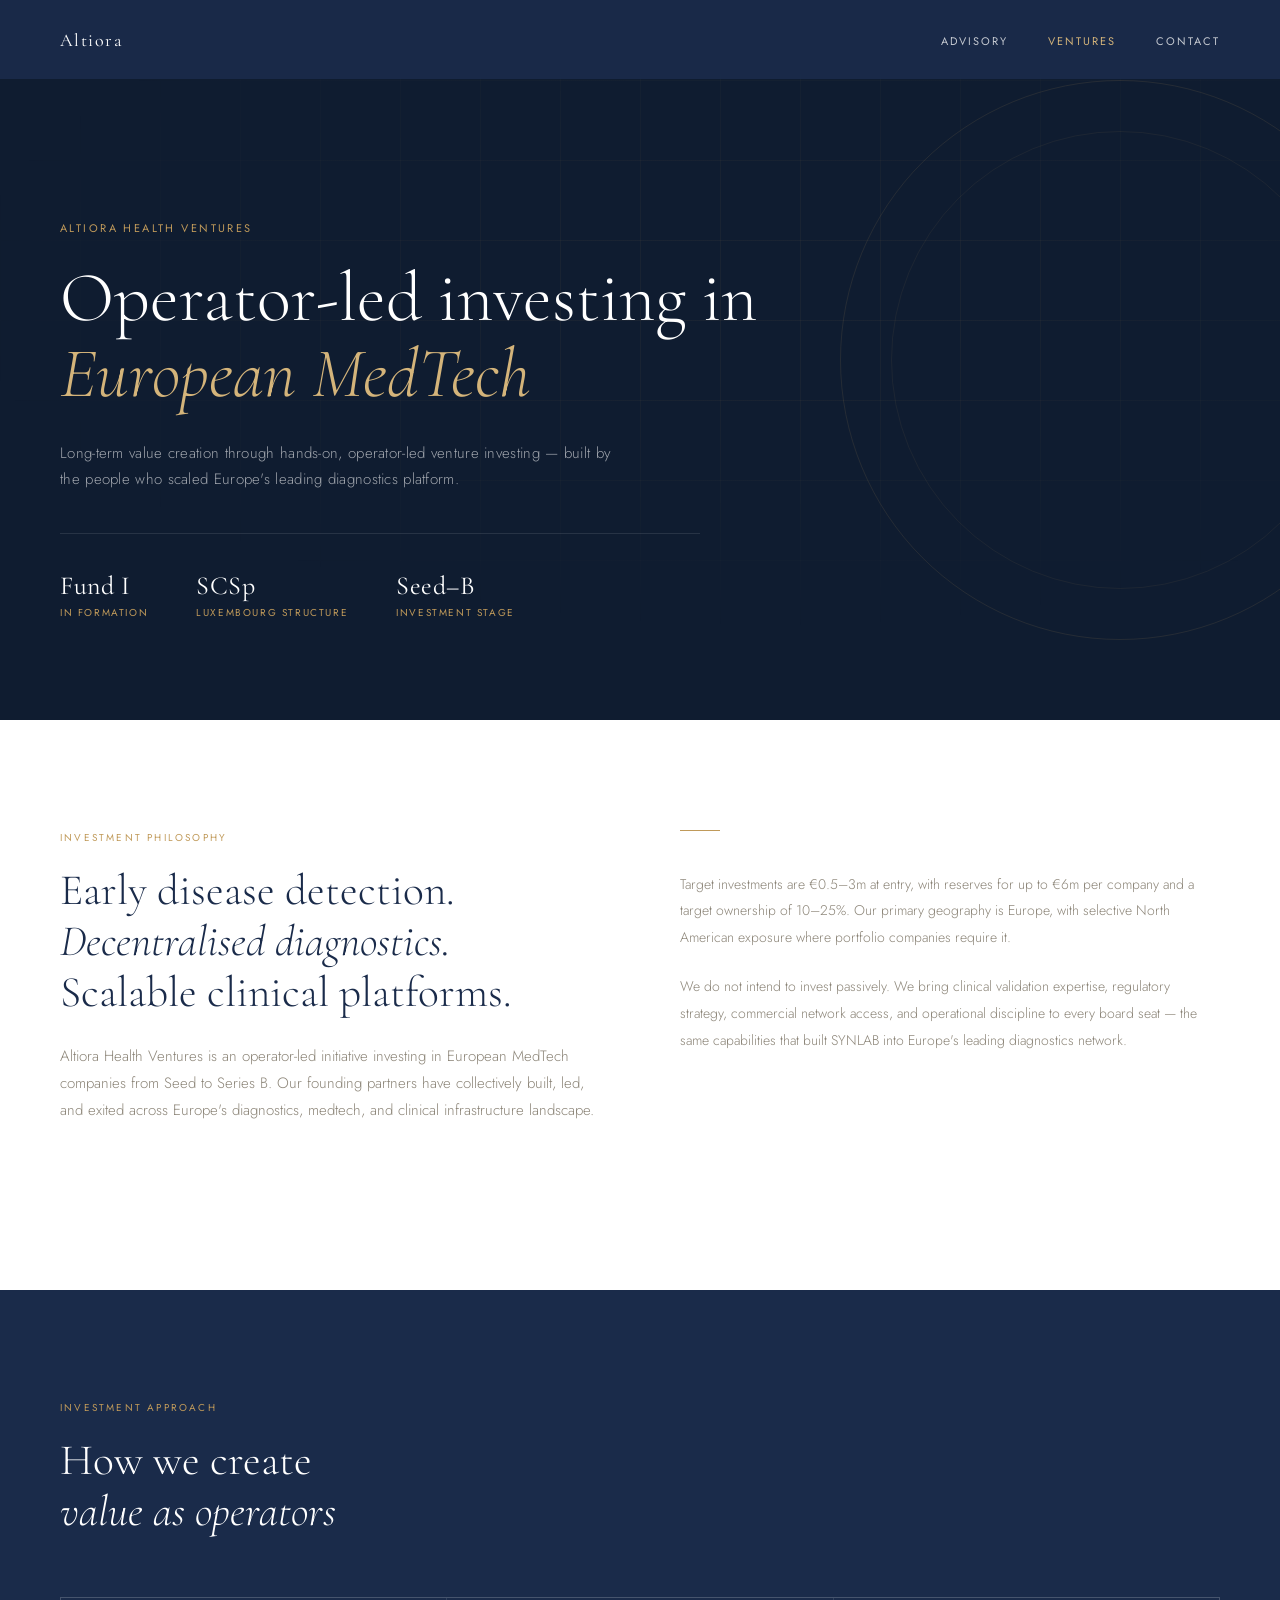
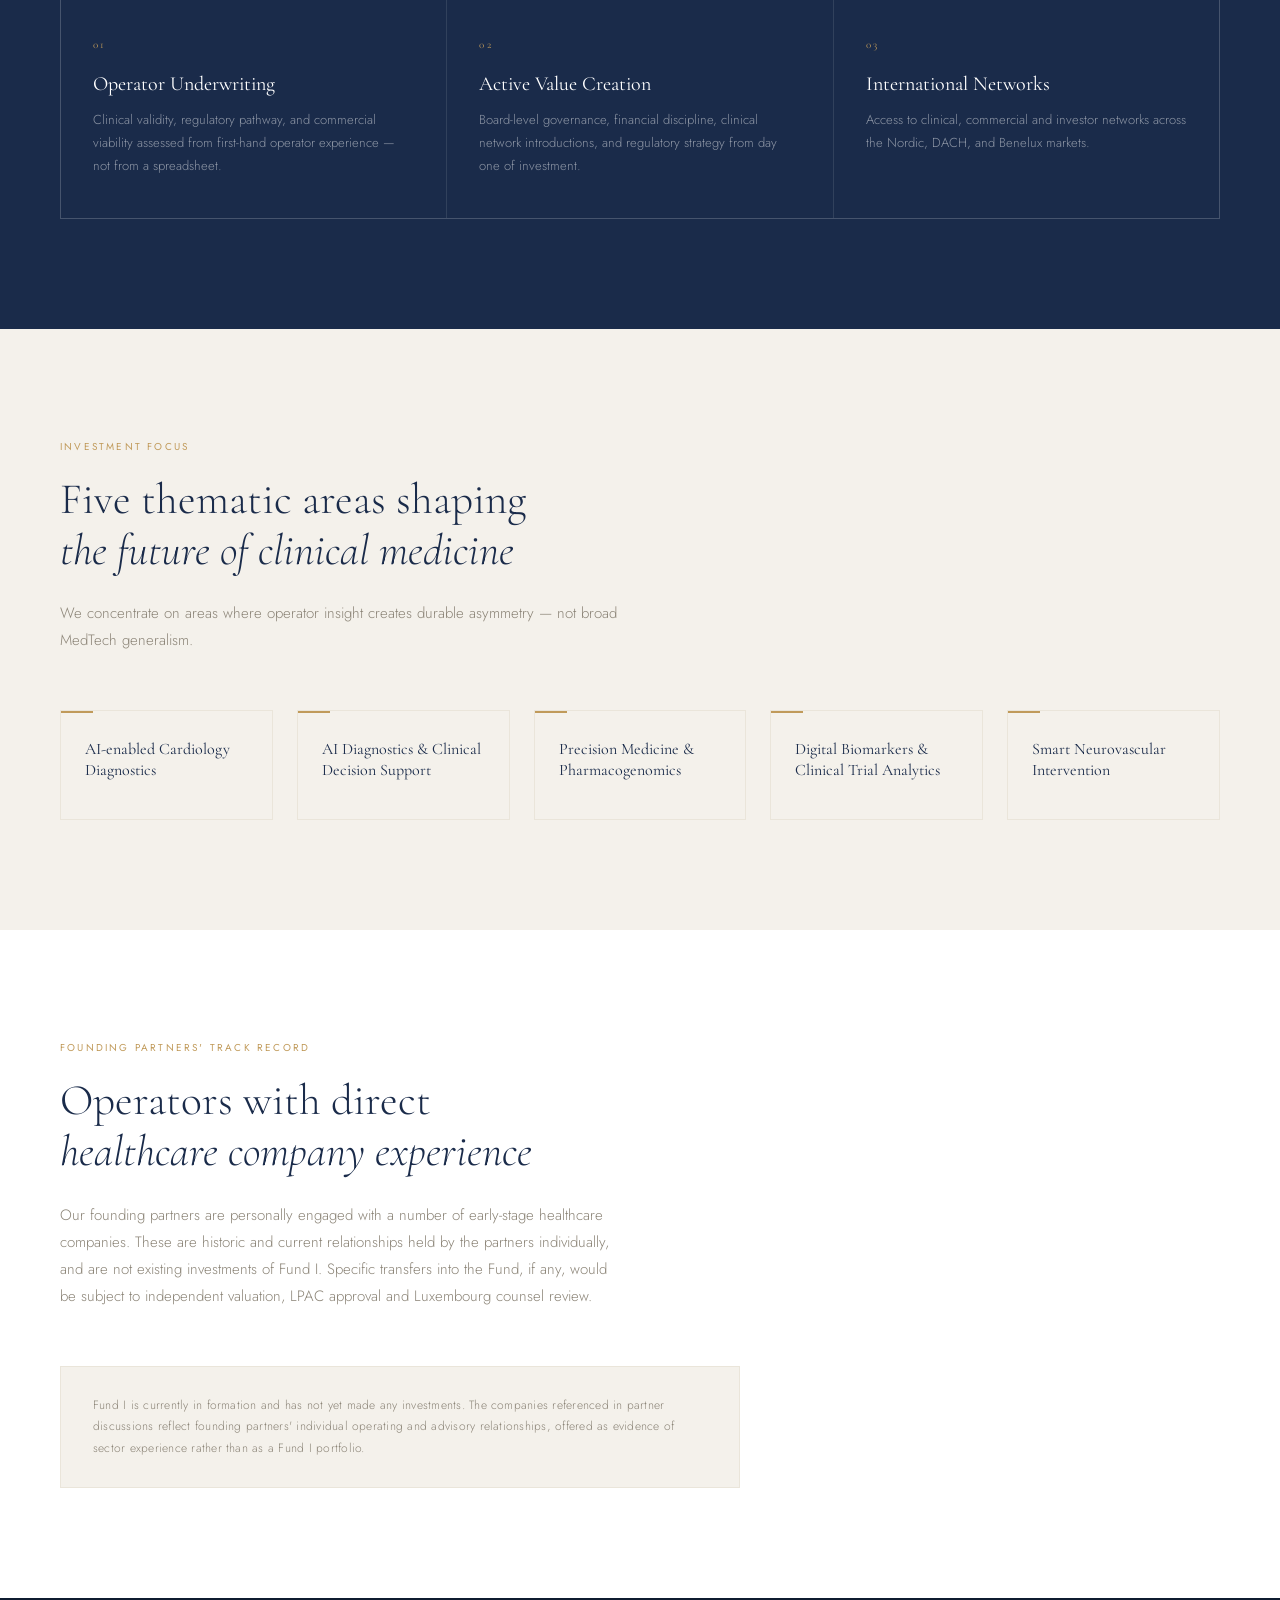
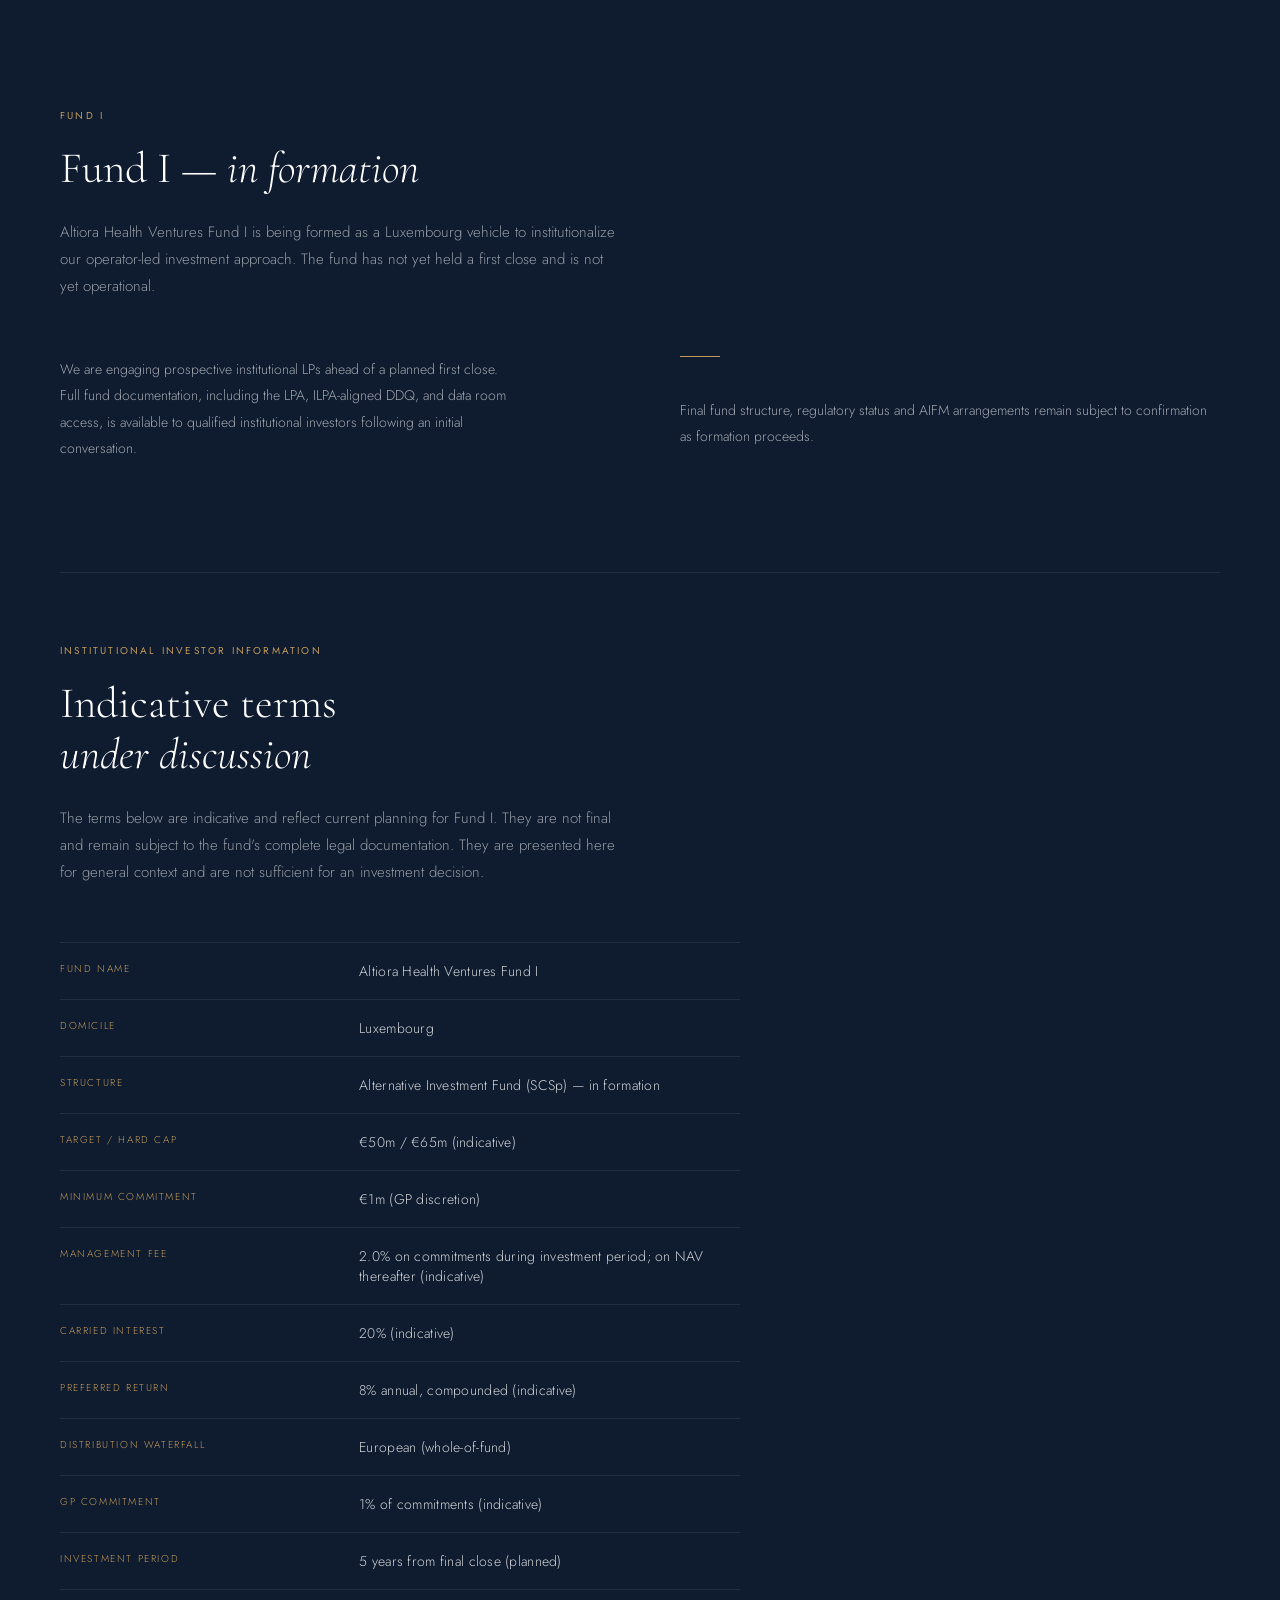
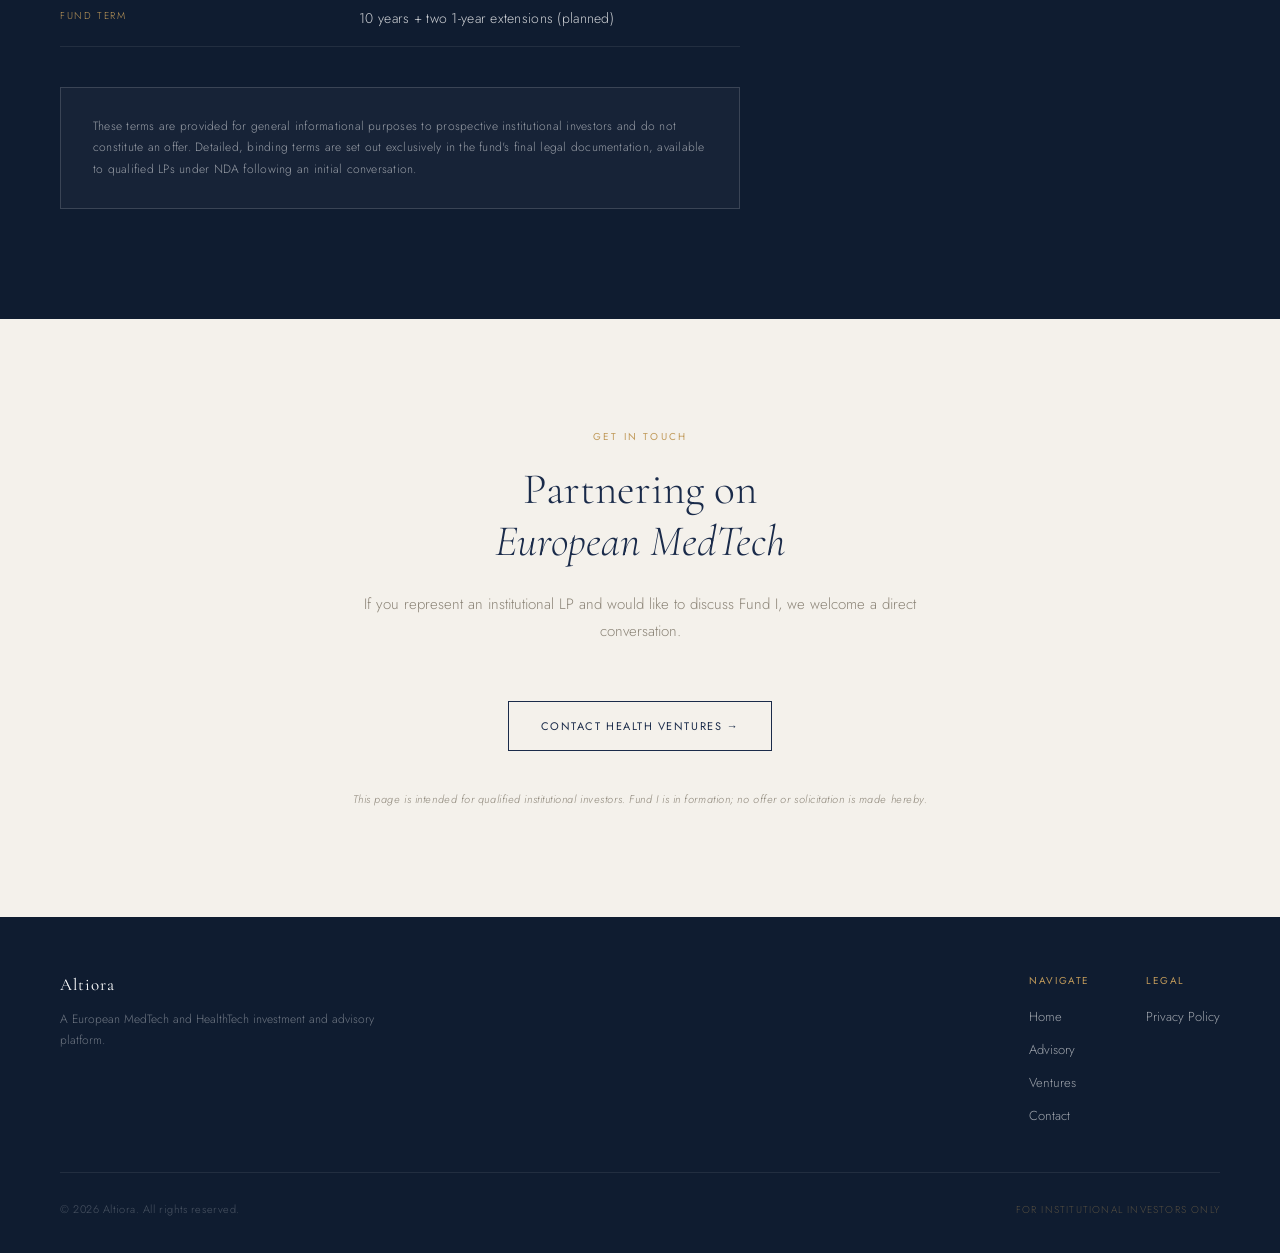
<file: ventures/index.html>
<!DOCTYPE html>
<html lang="en">
<head>
<meta charset="UTF-8">
<meta name="viewport" content="width=device-width, initial-scale=1.0">
<title>Altiora Health Ventures — Operator-Led Investing in European MedTech</title>
<meta name="description" content="Altiora Health Ventures is an operator-led venture investing initiative focused on European MedTech and HealthTech. Fund I is currently in formation.">
<meta property="og:title" content="Altiora Health Ventures — Operator-Led Investing in European MedTech">
<meta property="og:description" content="Operator-led venture investing focused on high-potential European MedTech and HealthTech companies, Seed to Series B.">
<meta property="og:type" content="website">
<meta property="og:url" content="https://altiora-health.com/ventures/">
<link rel="preconnect" href="https://fonts.googleapis.com">
<link rel="preconnect" href="https://fonts.gstatic.com" crossorigin>
<link href="https://fonts.googleapis.com/css2?family=Cormorant+Garamond:ital,wght@0,300;0,400;0,500;1,300;1,400&family=Jost:wght@300;400;500&display=swap" rel="stylesheet">
<link rel="stylesheet" href="/assets/style.css">
</head>
<body>

<!-- NAV -->
<nav id="nav">
  <a href="/" class="nav-logo">Altiora</a>
  <button class="nav-toggle" id="navToggle" aria-label="Toggle menu" aria-expanded="false">
    <span></span><span></span><span></span>
  </button>
  <ul class="nav-links" id="navLinks">
    <li><a href="/advisory/">Advisory</a></li>
    <li><a href="/ventures/" class="active">Ventures</a></li>
    <li><a href="/contact/">Contact</a></li>
  </ul>
</nav>

<!-- HERO -->
<section class="page-hero">
  <div class="hero-bg-grid"></div>
  <div class="hero-circle"></div>

  <p class="hero-eyebrow">Altiora Health Ventures</p>
  <h1 class="hero-title">Operator-led investing in<br><em>European MedTech</em></h1>
  <p class="hero-subtitle">Long-term value creation through hands-on, operator-led venture investing — built by the people who scaled Europe's leading diagnostics platform.</p>

  <div class="hero-stats fade-up">
    <div class="stat-item">
      <div class="stat-num">Fund I</div>
      <div class="stat-label">In Formation</div>
    </div>
    <div class="stat-item">
      <div class="stat-num">SCSp</div>
      <div class="stat-label">Luxembourg Structure</div>
    </div>
    <div class="stat-item">
      <div class="stat-num">Seed–B</div>
      <div class="stat-label">Investment Stage</div>
    </div>
  </div>
</section>

<!-- INVESTMENT PHILOSOPHY -->
<section id="philosophy">
  <div class="two-col">
    <div>
      <p class="section-eyebrow fade-up">Investment Philosophy</p>
      <h2 class="section-title fade-up">Early disease detection.<br><em>Decentralised diagnostics.</em><br>Scalable clinical platforms.</h2>
      <p class="section-lead fade-up">Altiora Health Ventures is an operator-led initiative investing in European MedTech companies from Seed to Series B. Our founding partners have collectively built, led, and exited across Europe's diagnostics, medtech, and clinical infrastructure landscape.</p>
    </div>
    <div class="fade-up">
      <div class="gold-rule"></div>
      <p style="font-size:14px; font-weight:300; line-height:1.9; color:var(--stone);">Target investments are €0.5–3m at entry, with reserves for up to €6m per company and a target ownership of 10–25%. Our primary geography is Europe, with selective North American exposure where portfolio companies require it.</p>
      <br>
      <p style="font-size:14px; font-weight:300; line-height:1.9; color:var(--stone);">We do not intend to invest passively. We bring clinical validation expertise, regulatory strategy, commercial network access, and operational discipline to every board seat — the same capabilities that built SYNLAB into Europe's leading diagnostics network.</p>
    </div>
  </div>
</section>

<!-- INVESTMENT APPROACH -->
<section id="approach" class="section-navy">
  <p class="section-eyebrow fade-up">Investment Approach</p>
  <h2 class="section-title fade-up">How we create<br><em>value as operators</em></h2>

  <div class="pillars-grid">
    <div class="pillar fade-up">
      <div class="pillar-num">01</div>
      <div class="pillar-title">Operator Underwriting</div>
      <div class="pillar-body">Clinical validity, regulatory pathway, and commercial viability assessed from first-hand operator experience — not from a spreadsheet.</div>
    </div>
    <div class="pillar fade-up">
      <div class="pillar-num">02</div>
      <div class="pillar-title">Active Value Creation</div>
      <div class="pillar-body">Board-level governance, financial discipline, clinical network introductions, and regulatory strategy from day one of investment.</div>
    </div>
    <div class="pillar fade-up">
      <div class="pillar-num">03</div>
      <div class="pillar-title">International Networks</div>
      <div class="pillar-body">Access to clinical, commercial and investor networks across the Nordic, DACH, and Benelux markets.</div>
    </div>
  </div>
</section>

<!-- INVESTMENT FOCUS -->
<section id="focus" class="section-alt">
  <p class="section-eyebrow fade-up">Investment Focus</p>
  <h2 class="section-title fade-up">Five thematic areas shaping<br><em>the future of clinical medicine</em></h2>
  <p class="section-lead fade-up">We concentrate on areas where operator insight creates durable asymmetry — not broad MedTech generalism.</p>

  <div class="cards-grid">
    <div class="card-item fade-up">
      <div class="card-title" style="font-size:16px;">AI-enabled Cardiology Diagnostics</div>
    </div>
    <div class="card-item fade-up">
      <div class="card-title" style="font-size:16px;">AI Diagnostics &amp; Clinical Decision Support</div>
    </div>
    <div class="card-item fade-up">
      <div class="card-title" style="font-size:16px;">Precision Medicine &amp; Pharmacogenomics</div>
    </div>
    <div class="card-item fade-up">
      <div class="card-title" style="font-size:16px;">Digital Biomarkers &amp; Clinical Trial Analytics</div>
    </div>
    <div class="card-item fade-up">
      <div class="card-title" style="font-size:16px;">Smart Neurovascular Intervention</div>
    </div>
  </div>
</section>

<!-- FOUNDING PARTNERS' TRACK RECORD -->
<section id="track-record">
  <p class="section-eyebrow fade-up">Founding Partners' Track Record</p>
  <h2 class="section-title fade-up">Operators with direct<br><em>healthcare company experience</em></h2>
  <p class="section-lead fade-up">Our founding partners are personally engaged with a number of early-stage healthcare companies. These are historic and current relationships held by the partners individually, and are not existing investments of Fund I. Specific transfers into the Fund, if any, would be subject to independent valuation, LPAC approval and Luxembourg counsel review.</p>

  <div class="notice-box on-light fade-up" style="margin-top:0;">
    <p>Fund I is currently in formation and has not yet made any investments. The companies referenced in partner discussions reflect founding partners' individual operating and advisory relationships, offered as evidence of sector experience rather than as a Fund I portfolio.</p>
  </div>
</section>

<!-- FUND I -->
<section id="fund-i" class="section-navy-deep">
  <p class="section-eyebrow fade-up">Fund I</p>
  <h2 class="section-title fade-up">Fund I — <em>in formation</em></h2>
  <p class="section-lead fade-up">Altiora Health Ventures Fund I is being formed as a Luxembourg vehicle to institutionalize our operator-led investment approach. The fund has not yet held a first close and is not yet operational.</p>

  <div class="two-col" style="margin-top:8px;">
    <div class="fade-up">
      <p style="font-size:14px; font-weight:300; line-height:1.9; color:rgba(255,255,255,0.6); max-width:460px;">We are engaging prospective institutional LPs ahead of a planned first close. Full fund documentation, including the LPA, ILPA-aligned DDQ, and data room access, is available to qualified institutional investors following an initial conversation.</p>
    </div>
    <div class="fade-up">
      <div class="gold-rule"></div>
      <p style="font-size:14px; font-weight:300; line-height:1.9; color:rgba(255,255,255,0.6);">Final fund structure, regulatory status and AIFM arrangements remain subject to confirmation as formation proceeds.</p>
    </div>
  </div>
</section>

<!-- INSTITUTIONAL INVESTOR INFORMATION -->
<section id="institutional" class="section-navy-deep" style="padding-top:0;">
  <div style="border-top:1px solid rgba(255,255,255,0.08); padding-top:70px;">
    <p class="section-eyebrow fade-up">Institutional Investor Information</p>
    <h2 class="section-title fade-up">Indicative terms<br><em>under discussion</em></h2>
    <p class="section-lead fade-up">The terms below are indicative and reflect current planning for Fund I. They are not final and remain subject to the fund's complete legal documentation. They are presented here for general context and are not sufficient for an investment decision.</p>

    <table class="terms-table fade-up">
      <tr><td>Fund Name</td><td>Altiora Health Ventures Fund I</td></tr>
      <tr><td>Domicile</td><td>Luxembourg</td></tr>
      <tr><td>Structure</td><td>Alternative Investment Fund (SCSp) — in formation</td></tr>
      <tr><td>Target / Hard Cap</td><td>€50m / €65m (indicative)</td></tr>
      <tr><td>Minimum Commitment</td><td>€1m (GP discretion)</td></tr>
      <tr><td>Management Fee</td><td>2.0% on commitments during investment period; on NAV thereafter (indicative)</td></tr>
      <tr><td>Carried Interest</td><td>20% (indicative)</td></tr>
      <tr><td>Preferred Return</td><td>8% annual, compounded (indicative)</td></tr>
      <tr><td>Distribution Waterfall</td><td>European (whole-of-fund)</td></tr>
      <tr><td>GP Commitment</td><td>1% of commitments (indicative)</td></tr>
      <tr><td>Investment Period</td><td>5 years from final close (planned)</td></tr>
      <tr><td>Fund Term</td><td>10 years + two 1-year extensions (planned)</td></tr>
    </table>

    <div class="notice-box fade-up">
      <p>These terms are provided for general informational purposes to prospective institutional investors and do not constitute an offer. Detailed, binding terms are set out exclusively in the fund's final legal documentation, available to qualified LPs under NDA following an initial conversation.</p>
    </div>
  </div>
</section>

<!-- CONTACT -->
<section id="contact" class="section-alt section-head-center">
  <p class="section-eyebrow fade-up">Get in Touch</p>
  <h2 class="section-title fade-up">Partnering on<br><em>European MedTech</em></h2>
  <p class="section-lead fade-up">If you represent an institutional LP and would like to discuss Fund I, we welcome a direct conversation.</p>

  <div class="fade-up" style="display:flex; justify-content:center;">
    <a href="/contact/?type=ventures" class="btn btn-dark">Contact Health Ventures →</a>
  </div>

  <p class="contact-note fade-up">This page is intended for qualified institutional investors. Fund I is in formation; no offer or solicitation is made hereby.</p>
</section>

<!-- FOOTER -->
<footer>
  <div class="footer-top">
    <div class="footer-brand">
      <a href="/" class="footer-logo">Altiora</a>
      <p class="footer-tagline">A European MedTech and HealthTech investment and advisory platform.</p>
    </div>
    <div class="footer-links">
      <div class="footer-col">
        <h4>Navigate</h4>
        <ul>
          <li><a href="/">Home</a></li>
          <li><a href="/advisory/">Advisory</a></li>
          <li><a href="/ventures/">Ventures</a></li>
          <li><a href="/contact/">Contact</a></li>
        </ul>
      </div>
      <div class="footer-col">
        <h4>Legal</h4>
        <ul>
          <li><a href="/contact/#privacy">Privacy Policy</a></li>
        </ul>
      </div>
    </div>
  </div>
  <div class="footer-bottom">
    <div class="footer-copy">© 2026 Altiora. All rights reserved.</div>
    <div class="footer-conf">For Institutional Investors Only</div>
  </div>
</footer>

<script src="/assets/main.js"></script>
</body>
</html>
</file>
<file: assets/style.css>
/* ───────────────────────────────────────────────
   ALTIORA — Shared Design System
   Preserved from the original Fund I site.
   Used across all pages: /, /advisory, /ventures, /contact
   ─────────────────────────────────────────────── */

*, *::before, *::after { box-sizing: border-box; margin: 0; padding: 0; }

:root {
  --navy:       #1A2B4A;
  --navy-deep:  #0F1C30;
  --navy-mid:   #243559;
  --gold:       #C09A5A;
  --gold-light: #D4B47A;
  --cream:      #F4F1EB;
  --cream-dark: #EAE5DA;
  --stone:      #8C8578;
  --white:      #FFFFFF;
  --text-body:  #2C2C2A;
}

html { scroll-behavior: smooth; }

body {
  font-family: 'Jost', sans-serif;
  font-weight: 300;
  color: var(--text-body);
  background: var(--white);
  overflow-x: hidden;
}

a { color: inherit; }

/* ─── NAV ─── */
nav {
  position: fixed;
  top: 0; left: 0; right: 0;
  z-index: 100;
  display: flex;
  justify-content: space-between;
  align-items: center;
  padding: 28px 60px;
  background: rgba(26, 43, 74, 0.97);
  backdrop-filter: blur(8px);
  transition: background 0.4s, padding 0.4s;
}
nav.transparent-top { background: transparent; }
nav.transparent-top.scrolled { background: rgba(26, 43, 74, 0.97); }
nav.scrolled {
  padding: 18px 60px;
}
.nav-logo {
  font-family: 'Cormorant Garamond', serif;
  font-weight: 400;
  font-size: 18px;
  letter-spacing: 0.08em;
  color: var(--white);
  text-decoration: none;
  white-space: nowrap;
}
.nav-logo span {
  color: var(--gold);
}
.nav-links {
  display: flex;
  align-items: center;
  gap: 40px;
  list-style: none;
}
.nav-links a {
  font-size: 11px;
  font-weight: 400;
  letter-spacing: 0.18em;
  text-transform: uppercase;
  color: rgba(255,255,255,0.75);
  text-decoration: none;
  transition: color 0.2s;
}
.nav-links a:hover,
.nav-links a.active { color: var(--gold-light); }

.nav-toggle {
  display: none;
  flex-direction: column;
  gap: 5px;
  background: none;
  border: none;
  cursor: pointer;
  padding: 6px;
}
.nav-toggle span {
  width: 22px;
  height: 1px;
  background: var(--white);
  display: block;
}

/* ─── HERO (interior pages) ─── */
.page-hero {
  position: relative;
  background: var(--navy-deep);
  padding: 220px 60px 100px;
  overflow: hidden;
}
.page-hero .hero-bg-grid {
  position: absolute;
  inset: 0;
  background-image:
    linear-gradient(rgba(192,154,90,0.06) 1px, transparent 1px),
    linear-gradient(90deg, rgba(192,154,90,0.06) 1px, transparent 1px);
  background-size: 80px 80px;
  mask-image: radial-gradient(ellipse 80% 60% at 60% 40%, black 20%, transparent 80%);
}
.page-hero .hero-circle {
  position: absolute;
  right: -120px;
  top: 50%;
  transform: translateY(-50%);
  width: 560px;
  height: 560px;
  border-radius: 50%;
  border: 1px solid rgba(192,154,90,0.12);
  pointer-events: none;
}
.page-hero .hero-circle::after {
  content: '';
  position: absolute;
  inset: 50px;
  border-radius: 50%;
  border: 1px solid rgba(192,154,90,0.08);
}

.hero-eyebrow {
  position: relative;
  font-size: 11px;
  font-weight: 400;
  letter-spacing: 0.22em;
  text-transform: uppercase;
  color: var(--gold);
  margin-bottom: 24px;
}

.hero-title {
  position: relative;
  font-family: 'Cormorant Garamond', serif;
  font-weight: 300;
  font-size: clamp(44px, 5.5vw, 80px);
  line-height: 1.08;
  color: var(--white);
  max-width: 820px;
  margin-bottom: 28px;
}
.hero-title em {
  font-style: italic;
  color: var(--gold-light);
}

.hero-subtitle {
  position: relative;
  font-size: 15px;
  font-weight: 300;
  letter-spacing: 0.02em;
  line-height: 1.75;
  color: rgba(255,255,255,0.6);
  max-width: 560px;
  margin-bottom: 40px;
}

.hero-stats {
  position: relative;
  display: flex;
  gap: 48px;
  flex-wrap: wrap;
  border-top: 1px solid rgba(255,255,255,0.1);
  padding-top: 36px;
  max-width: 640px;
}
.stat-num {
  font-family: 'Cormorant Garamond', serif;
  font-weight: 400;
  font-size: 26px;
  color: var(--white);
  letter-spacing: 0.02em;
}
.stat-label {
  font-size: 10px;
  font-weight: 400;
  letter-spacing: 0.16em;
  text-transform: uppercase;
  color: var(--gold);
  margin-top: 4px;
}

/* ─── FULLSCREEN HOME HERO ─── */
#hero {
  position: relative;
  background: var(--navy-deep);
  overflow: hidden;
}
#hero.full {
  height: 100vh;
  min-height: 680px;
  display: flex;
  flex-direction: column;
  justify-content: flex-end;
  padding: 0 60px 80px;
}
#hero .hero-bg-grid {
  position: absolute;
  inset: 0;
  background-image:
    linear-gradient(rgba(192,154,90,0.06) 1px, transparent 1px),
    linear-gradient(90deg, rgba(192,154,90,0.06) 1px, transparent 1px);
  background-size: 80px 80px;
  mask-image: radial-gradient(ellipse 80% 60% at 60% 40%, black 20%, transparent 80%);
}
#hero .hero-circle {
  position: absolute;
  right: -120px;
  top: 50%;
  transform: translateY(-50%);
  width: 680px;
  height: 680px;
  border-radius: 50%;
  border: 1px solid rgba(192,154,90,0.12);
  pointer-events: none;
}
#hero .hero-circle::after {
  content: '';
  position: absolute;
  inset: 60px;
  border-radius: 50%;
  border: 1px solid rgba(192,154,90,0.08);
}
#hero.full .hero-eyebrow,
#hero.full .hero-title,
#hero.full .hero-subtitle,
#hero.full .btn-group { position: relative; }
.hero-scroll {
  position: absolute;
  bottom: 36px;
  right: 60px;
  display: flex;
  align-items: center;
  gap: 12px;
  font-size: 10px;
  letter-spacing: 0.18em;
  text-transform: uppercase;
  color: rgba(255,255,255,0.35);
  writing-mode: vertical-rl;
}
.hero-scroll::before {
  content: '';
  display: block;
  width: 1px;
  height: 48px;
  background: var(--gold);
  opacity: 0.4;
}

/* ─── BUTTONS ─── */
.btn-group {
  position: relative;
  display: flex;
  gap: 20px;
  flex-wrap: wrap;
}
.btn {
  display: inline-flex;
  align-items: center;
  gap: 10px;
  padding: 16px 32px;
  font-family: 'Jost', sans-serif;
  font-size: 11px;
  font-weight: 400;
  letter-spacing: 0.14em;
  text-transform: uppercase;
  text-decoration: none;
  border: 1px solid var(--gold);
  transition: background 0.25s, color 0.25s, border-color 0.25s;
  cursor: pointer;
  background: transparent;
}
.btn-filled {
  background: var(--gold);
  color: var(--navy-deep);
}
.btn-filled:hover { background: var(--gold-light); }
.btn-outline {
  color: var(--white);
}
.btn-outline:hover { background: rgba(192,154,90,0.12); }
.btn-dark {
  border-color: var(--navy);
  color: var(--navy);
}
.btn-dark:hover { background: var(--navy); color: var(--white); }

/* ─── SECTIONS ─── */
section {
  padding: 110px 60px;
}
.section-alt { background: var(--cream); }
.section-navy { background: var(--navy); color: var(--white); }
.section-navy-deep { background: var(--navy-deep); color: var(--white); }
.section-navy .section-title,
.section-navy-deep .section-title { color: var(--white); }
.section-navy .section-lead,
.section-navy-deep .section-lead { color: rgba(255,255,255,0.55); }

.section-eyebrow {
  font-size: 10px;
  font-weight: 400;
  letter-spacing: 0.22em;
  text-transform: uppercase;
  color: var(--gold);
  margin-bottom: 20px;
}

.section-title {
  font-family: 'Cormorant Garamond', serif;
  font-weight: 300;
  font-size: clamp(32px, 3.4vw, 50px);
  line-height: 1.18;
  color: var(--navy);
  max-width: 720px;
  margin-bottom: 24px;
}
.section-title em { font-style: italic; }

.section-lead {
  font-size: 15px;
  font-weight: 300;
  line-height: 1.8;
  color: var(--stone);
  max-width: 560px;
  margin-bottom: 56px;
}

.section-head-center { text-align: center; }
.section-head-center .section-title,
.section-head-center .section-lead {
  margin-left: auto;
  margin-right: auto;
}

/* ─── TWO-COL LAYOUT ─── */
.two-col {
  display: grid;
  grid-template-columns: 1fr 1fr;
  gap: 80px;
  align-items: start;
}

/* ─── GOLD RULE ─── */
.gold-rule {
  width: 40px;
  height: 1px;
  background: var(--gold);
  margin-bottom: 40px;
}

/* ─── PILLARS (3-up dark grid) ─── */
.pillars-grid {
  display: grid;
  grid-template-columns: repeat(3, 1fr);
  gap: 1px;
  background: rgba(255,255,255,0.1);
  margin-top: 60px;
  border: 1px solid rgba(255,255,255,0.1);
}
.pillar {
  padding: 40px 32px;
  background: var(--navy);
  transition: background 0.3s;
}
.pillar:hover { background: var(--navy-mid); }
.pillar-num {
  font-family: 'Cormorant Garamond', serif;
  font-size: 11px;
  font-weight: 400;
  letter-spacing: 0.2em;
  color: var(--gold);
  margin-bottom: 20px;
}
.pillar-title {
  font-family: 'Cormorant Garamond', serif;
  font-weight: 400;
  font-size: 20px;
  color: var(--white);
  margin-bottom: 12px;
  line-height: 1.3;
}
.pillar-body {
  font-size: 13px;
  font-weight: 300;
  line-height: 1.75;
  color: rgba(255,255,255,0.5);
}

/* ─── LIGHT CARDS GRID (themes etc) ─── */
.cards-grid {
  display: grid;
  grid-template-columns: repeat(5, 1fr);
  gap: 24px;
  margin-top: 48px;
}
.cards-grid.cols-2 { grid-template-columns: repeat(2, 1fr); }
.cards-grid.cols-3 { grid-template-columns: repeat(3, 1fr); }
.cards-grid.cols-4 { grid-template-columns: repeat(4, 1fr); }
.card-item {
  padding: 28px 24px;
  border: 1px solid var(--cream-dark);
  position: relative;
}
.card-item::before {
  content: '';
  position: absolute;
  top: 0; left: 0;
  width: 32px;
  height: 2px;
  background: var(--gold);
}
.card-title {
  font-family: 'Cormorant Garamond', serif;
  font-weight: 400;
  font-size: 18px;
  color: var(--navy);
  line-height: 1.3;
  margin-bottom: 10px;
}
.card-body {
  font-size: 13px;
  font-weight: 300;
  line-height: 1.7;
  color: var(--stone);
}
.card-list {
  list-style: none;
  margin-top: 14px;
}
.card-list li {
  font-size: 13px;
  font-weight: 300;
  line-height: 1.9;
  color: var(--stone);
  padding-left: 16px;
  position: relative;
}
.card-list li::before {
  content: '—';
  position: absolute;
  left: 0;
  color: var(--gold);
}

/* ─── BUSINESS SPLIT CARDS (home) ─── */
.business-split {
  display: grid;
  grid-template-columns: 1fr 1fr;
  gap: 1px;
  background: var(--cream-dark);
  margin-top: 60px;
  border: 1px solid var(--cream-dark);
}
.business-card {
  background: var(--white);
  padding: 56px 48px;
  display: flex;
  flex-direction: column;
}
.business-card.dark {
  background: var(--navy);
  color: var(--white);
}
.business-tag {
  font-size: 10px;
  font-weight: 400;
  letter-spacing: 0.2em;
  text-transform: uppercase;
  color: var(--gold);
  margin-bottom: 20px;
}
.business-title {
  font-family: 'Cormorant Garamond', serif;
  font-weight: 400;
  font-size: 30px;
  color: var(--navy);
  margin-bottom: 18px;
  line-height: 1.2;
}
.business-card.dark .business-title { color: var(--white); }
.business-body {
  font-size: 14px;
  font-weight: 300;
  line-height: 1.85;
  color: var(--stone);
  margin-bottom: 32px;
  flex-grow: 1;
}
.business-card.dark .business-body { color: rgba(255,255,255,0.6); }
.business-link {
  font-size: 11px;
  font-weight: 400;
  letter-spacing: 0.14em;
  text-transform: uppercase;
  color: var(--navy);
  text-decoration: none;
  display: inline-flex;
  align-items: center;
  gap: 8px;
  border-bottom: 1px solid var(--gold);
  padding-bottom: 6px;
  width: fit-content;
  transition: gap 0.25s, color 0.25s;
}
.business-link:hover { gap: 14px; color: var(--gold); }
.business-card.dark .business-link { color: var(--white); }
.business-card.dark .business-link:hover { color: var(--gold-light); }

/* ─── STAKEHOLDER LIST ─── */
.stakeholder-grid {
  display: grid;
  grid-template-columns: repeat(2, 1fr);
  gap: 1px;
  background: rgba(255,255,255,0.1);
  margin-top: 56px;
  border: 1px solid rgba(255,255,255,0.1);
}
.stakeholder-item {
  padding: 32px 36px;
  background: var(--navy-deep);
  display: flex;
  align-items: center;
  gap: 20px;
}
.stakeholder-num {
  font-family: 'Cormorant Garamond', serif;
  font-size: 22px;
  font-weight: 300;
  color: var(--gold);
  flex-shrink: 0;
}
.stakeholder-label {
  font-size: 14px;
  font-weight: 300;
  color: rgba(255,255,255,0.8);
  line-height: 1.5;
}

/* ─── PROCESS STEPS ─── */
.process-grid {
  display: grid;
  grid-template-columns: repeat(4, 1fr);
  gap: 32px;
  margin-top: 56px;
}
.process-step {
  position: relative;
  padding-top: 24px;
  border-top: 1px solid var(--cream-dark);
}
.process-num {
  font-family: 'Cormorant Garamond', serif;
  font-size: 32px;
  font-weight: 300;
  color: var(--gold);
  margin-bottom: 16px;
  display: block;
}
.process-title {
  font-family: 'Cormorant Garamond', serif;
  font-size: 18px;
  font-weight: 400;
  color: var(--navy);
  margin-bottom: 10px;
}
.process-body {
  font-size: 13px;
  font-weight: 300;
  line-height: 1.7;
  color: var(--stone);
}

/* ─── TERMS TABLE ─── */
.terms-table {
  width: 100%;
  max-width: 680px;
  border-collapse: collapse;
  margin-top: 48px;
}
.terms-table tr {
  border-bottom: 1px solid rgba(255,255,255,0.08);
}
.terms-table tr:first-child {
  border-top: 1px solid rgba(255,255,255,0.08);
}
.terms-table td {
  padding: 18px 0;
  font-size: 14px;
  font-weight: 300;
  vertical-align: top;
}
.terms-table td:first-child {
  width: 44%;
  font-size: 10px;
  letter-spacing: 0.16em;
  text-transform: uppercase;
  color: var(--gold);
  padding-right: 32px;
}
.terms-table td:last-child {
  color: rgba(255,255,255,0.8);
  letter-spacing: 0.02em;
}

/* ─── NOTICE BOX ─── */
.notice-box {
  margin-top: 40px;
  padding: 28px 32px;
  border: 1px solid rgba(255,255,255,0.15);
  background: rgba(255,255,255,0.03);
  max-width: 680px;
}
.notice-box p {
  font-size: 12px;
  font-weight: 300;
  line-height: 1.8;
  color: rgba(255,255,255,0.55);
  letter-spacing: 0.02em;
}
.notice-box.on-light {
  border-color: var(--cream-dark);
  background: var(--cream);
}
.notice-box.on-light p { color: var(--stone); }

/* ─── CONTACT BLOCK ─── */
.contact-block {
  display: inline-block;
  margin-top: 16px;
  padding: 40px 60px;
  background: var(--navy);
  text-align: left;
}
.contact-name {
  font-family: 'Cormorant Garamond', serif;
  font-size: 22px;
  font-weight: 400;
  color: var(--white);
  margin-bottom: 4px;
}
.contact-role {
  font-size: 11px;
  font-weight: 400;
  letter-spacing: 0.16em;
  text-transform: uppercase;
  color: var(--gold);
  margin-bottom: 20px;
}
.contact-detail {
  font-size: 13px;
  font-weight: 300;
  color: rgba(255,255,255,0.6);
  line-height: 2;
}
.contact-detail a {
  color: var(--gold-light);
  text-decoration: none;
  transition: color 0.2s;
}
.contact-detail a:hover { color: var(--white); }

.contact-note {
  margin-top: 40px;
  font-size: 11px;
  font-weight: 300;
  letter-spacing: 0.05em;
  color: var(--stone);
  font-style: italic;
}

/* ─── CONTACT FORM ─── */
.form-wrap {
  max-width: 640px;
  margin: 0 auto;
}
.enquiry-types {
  display: grid;
  grid-template-columns: repeat(3, 1fr);
  gap: 14px;
  margin-bottom: 40px;
}
.enquiry-option {
  position: relative;
}
.enquiry-option input {
  position: absolute;
  opacity: 0;
  inset: 0;
  cursor: pointer;
  margin: 0;
}
.enquiry-option label {
  display: block;
  padding: 20px 16px;
  text-align: center;
  border: 1px solid var(--cream-dark);
  font-size: 12px;
  font-weight: 400;
  letter-spacing: 0.04em;
  color: var(--navy);
  cursor: pointer;
  transition: border-color 0.2s, background 0.2s;
}
.enquiry-option input:checked + label {
  border-color: var(--gold);
  background: var(--cream);
  color: var(--navy);
}
.enquiry-option input:focus-visible + label {
  outline: 2px solid var(--gold);
  outline-offset: 2px;
}

.form-row { margin-bottom: 26px; text-align: left; }
.form-row label {
  display: block;
  font-size: 11px;
  font-weight: 400;
  letter-spacing: 0.1em;
  text-transform: uppercase;
  color: var(--stone);
  margin-bottom: 10px;
}
.form-row input,
.form-row textarea {
  width: 100%;
  border: none;
  border-bottom: 1px solid var(--cream-dark);
  background: transparent;
  padding: 10px 2px;
  font-family: 'Jost', sans-serif;
  font-size: 15px;
  font-weight: 300;
  color: var(--text-body);
  transition: border-color 0.2s;
}
.form-row textarea { resize: vertical; min-height: 100px; }
.form-row input:focus,
.form-row textarea:focus {
  outline: none;
  border-color: var(--gold);
}
.form-row input[type="file"] {
  font-size: 13px;
  font-weight: 300;
  color: var(--stone);
  padding: 10px 0;
}
.form-row input[type="file"]::file-selector-button {
  margin-right: 16px;
  padding: 10px 20px;
  border: 1px solid var(--navy);
  background: transparent;
  color: var(--navy);
  font-family: 'Jost', sans-serif;
  font-size: 10px;
  font-weight: 400;
  letter-spacing: 0.12em;
  text-transform: uppercase;
  cursor: pointer;
  transition: background 0.2s, color 0.2s;
}
.form-row input[type="file"]::file-selector-button:hover {
  background: var(--navy);
  color: var(--white);
}
.form-hint {
  font-size: 11px;
  font-weight: 300;
  color: var(--stone);
  margin-top: 8px;
}
.form-row.has-error input,
.form-row.has-error textarea { border-color: #B3402C; }
.form-error {
  display: none;
  font-size: 11px;
  color: #B3402C;
  margin-top: 8px;
  letter-spacing: 0.02em;
}
.form-row.has-error .form-error { display: block; }

.form-honeypot { position: absolute; left: -9999px; opacity: 0; height: 0; }

.form-privacy {
  font-size: 11px;
  font-weight: 300;
  line-height: 1.8;
  color: var(--stone);
  margin: 28px 0 36px;
}

.form-status {
  display: none;
  margin-top: 28px;
  padding: 20px 24px;
  font-size: 13px;
  font-weight: 300;
  line-height: 1.7;
}
.form-status.success {
  display: block;
  background: var(--cream);
  border: 1px solid var(--gold);
  color: var(--navy);
}
.form-status.error {
  display: block;
  background: #FBEAE6;
  border: 1px solid #B3402C;
  color: #7A2B1C;
}

/* ─── FOOTER ─── */
footer {
  background: var(--navy-deep);
  padding: 56px 60px 36px;
}
.footer-top {
  display: flex;
  justify-content: space-between;
  align-items: flex-start;
  flex-wrap: wrap;
  gap: 40px;
  padding-bottom: 36px;
  border-bottom: 1px solid rgba(255,255,255,0.08);
  margin-bottom: 28px;
}
.footer-brand {
  max-width: 320px;
}
.footer-logo {
  font-family: 'Cormorant Garamond', serif;
  font-size: 17px;
  font-weight: 400;
  color: var(--white);
  letter-spacing: 0.06em;
  text-decoration: none;
  display: inline-block;
  margin-bottom: 14px;
}
.footer-logo span { color: var(--gold); }
.footer-tagline {
  font-size: 12px;
  font-weight: 300;
  line-height: 1.7;
  color: rgba(255,255,255,0.4);
}
.footer-links {
  display: flex;
  gap: 56px;
  flex-wrap: wrap;
}
.footer-col h4 {
  font-size: 10px;
  font-weight: 400;
  letter-spacing: 0.16em;
  text-transform: uppercase;
  color: var(--gold);
  margin-bottom: 16px;
}
.footer-col ul { list-style: none; }
.footer-col li { margin-bottom: 10px; }
.footer-col a {
  font-size: 13px;
  font-weight: 300;
  color: rgba(255,255,255,0.6);
  text-decoration: none;
  transition: color 0.2s;
}
.footer-col a:hover { color: var(--gold-light); }

.footer-bottom {
  display: flex;
  justify-content: space-between;
  align-items: center;
  flex-wrap: wrap;
  gap: 12px;
}
.footer-copy {
  font-size: 11px;
  font-weight: 300;
  color: rgba(255,255,255,0.25);
  letter-spacing: 0.05em;
}
.footer-conf {
  font-size: 10px;
  font-weight: 300;
  letter-spacing: 0.12em;
  text-transform: uppercase;
  color: rgba(192,154,90,0.4);
  text-align: right;
}

/* ─── ANIMATIONS ─── */
.fade-up {
  opacity: 0;
  transform: translateY(28px);
  transition: opacity 0.7s ease, transform 0.7s ease;
}
.fade-up.visible {
  opacity: 1;
  transform: none;
}
.fade-up:nth-child(2) { transition-delay: 0.1s; }
.fade-up:nth-child(3) { transition-delay: 0.2s; }
.fade-up:nth-child(4) { transition-delay: 0.3s; }
.fade-up:nth-child(5) { transition-delay: 0.4s; }

/* ─── RESPONSIVE ─── */
@media (max-width: 980px) {
  .two-col { grid-template-columns: 1fr; gap: 48px; }
  .pillars-grid { grid-template-columns: 1fr; }
  .cards-grid { grid-template-columns: 1fr 1fr; }
  .cards-grid.cols-4 { grid-template-columns: 1fr 1fr; }
  .business-split { grid-template-columns: 1fr; }
  .stakeholder-grid { grid-template-columns: 1fr; }
  .process-grid { grid-template-columns: 1fr 1fr; }
  .footer-links { gap: 36px; }
}
@media (max-width: 900px) {
  nav, section, footer { padding-left: 28px; padding-right: 28px; }
  .page-hero { padding: 160px 28px 72px; }
  #hero.full { padding: 0 28px 64px; }
  .hero-stats { gap: 28px; }
  .hero-circle { display: none; }
}
@media (max-width: 720px) {
  .nav-links {
    display: none;
    position: absolute;
    top: 100%;
    left: 0;
    right: 0;
    flex-direction: column;
    align-items: flex-start;
    gap: 0;
    background: var(--navy-deep);
    padding: 8px 28px 24px;
    border-top: 1px solid rgba(255,255,255,0.08);
  }
  .nav-links.open { display: flex; }
  .nav-links li { width: 100%; padding: 14px 0; border-bottom: 1px solid rgba(255,255,255,0.06); }
  .nav-toggle { display: flex; }
}
@media (max-width: 560px) {
  .cards-grid { grid-template-columns: 1fr; }
  .cards-grid.cols-4 { grid-template-columns: 1fr; }
  .hero-stats { flex-direction: column; gap: 20px; }
  .contact-block { padding: 32px 28px; }
  .enquiry-types { grid-template-columns: 1fr; }
  .process-grid { grid-template-columns: 1fr; }
  .footer-top { flex-direction: column; }
  .footer-bottom { flex-direction: column; align-items: flex-start; }
  .footer-conf { text-align: left; }
}
</file>
